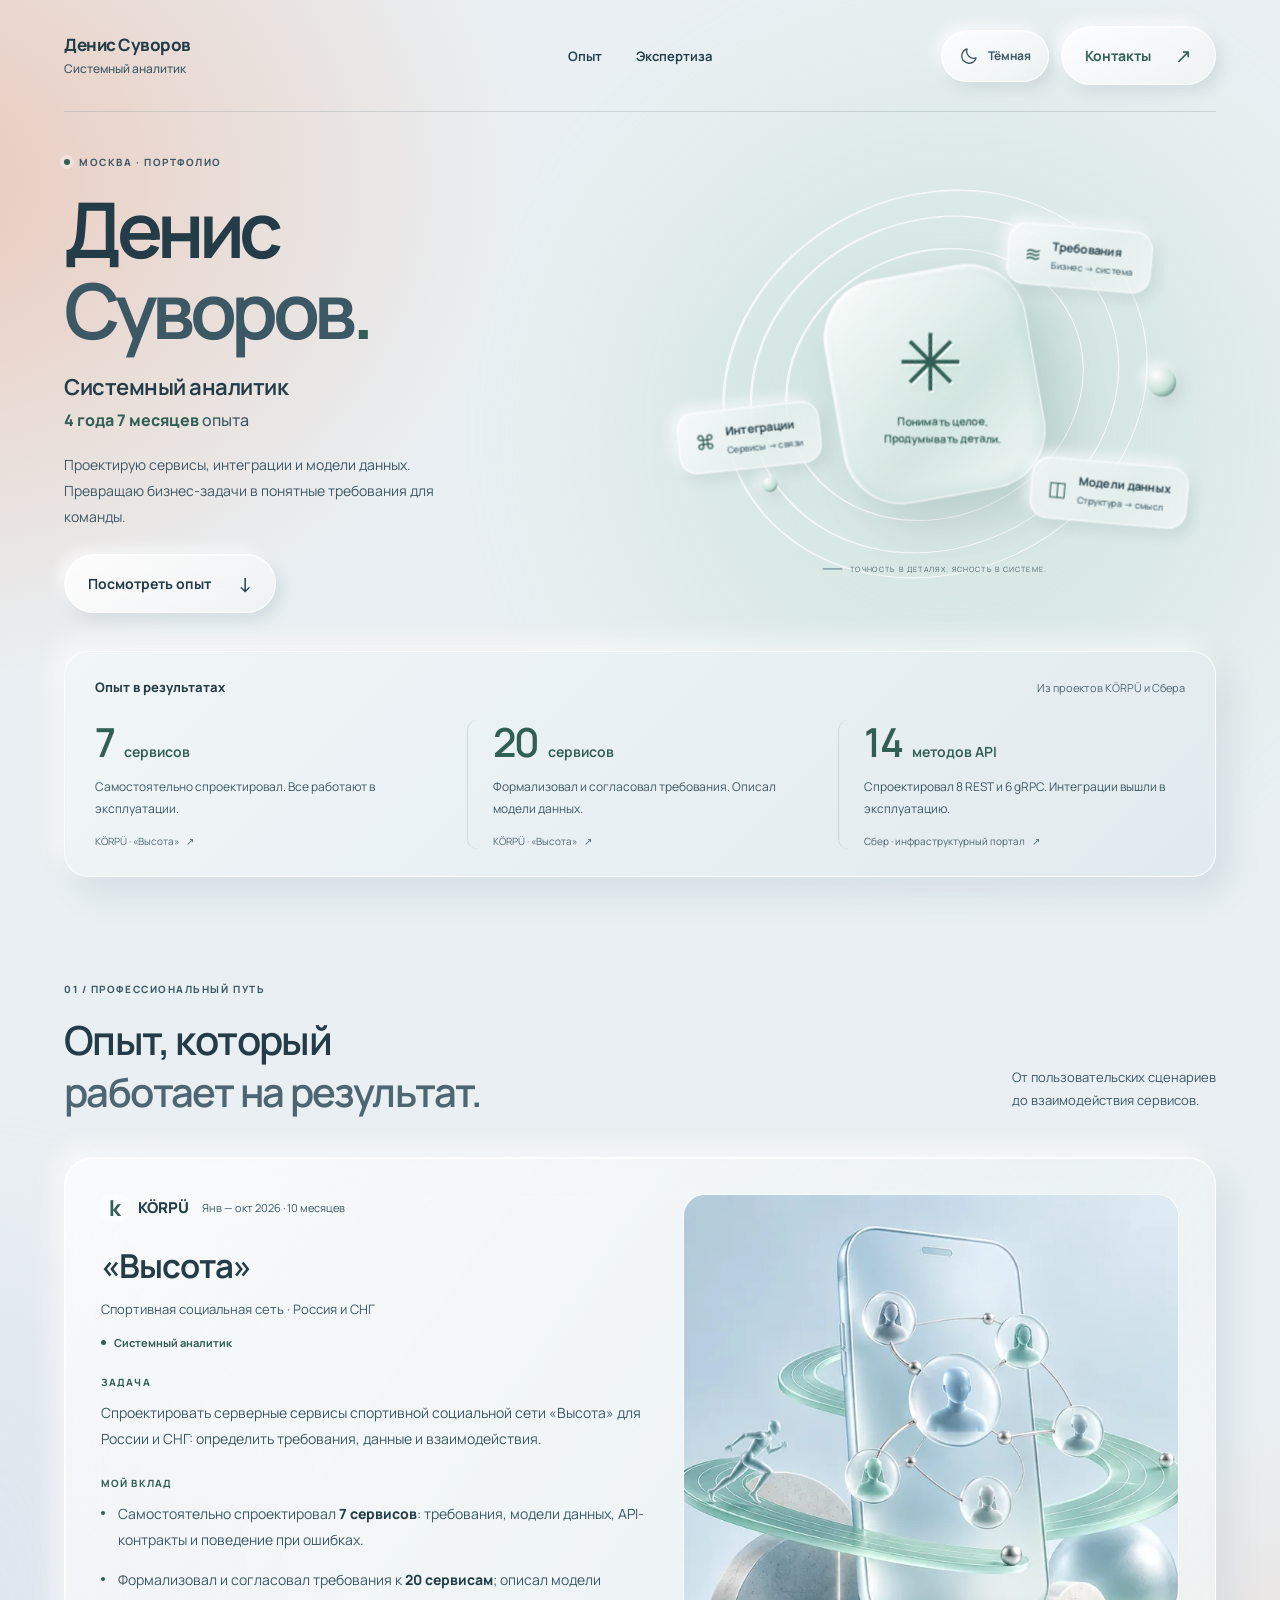
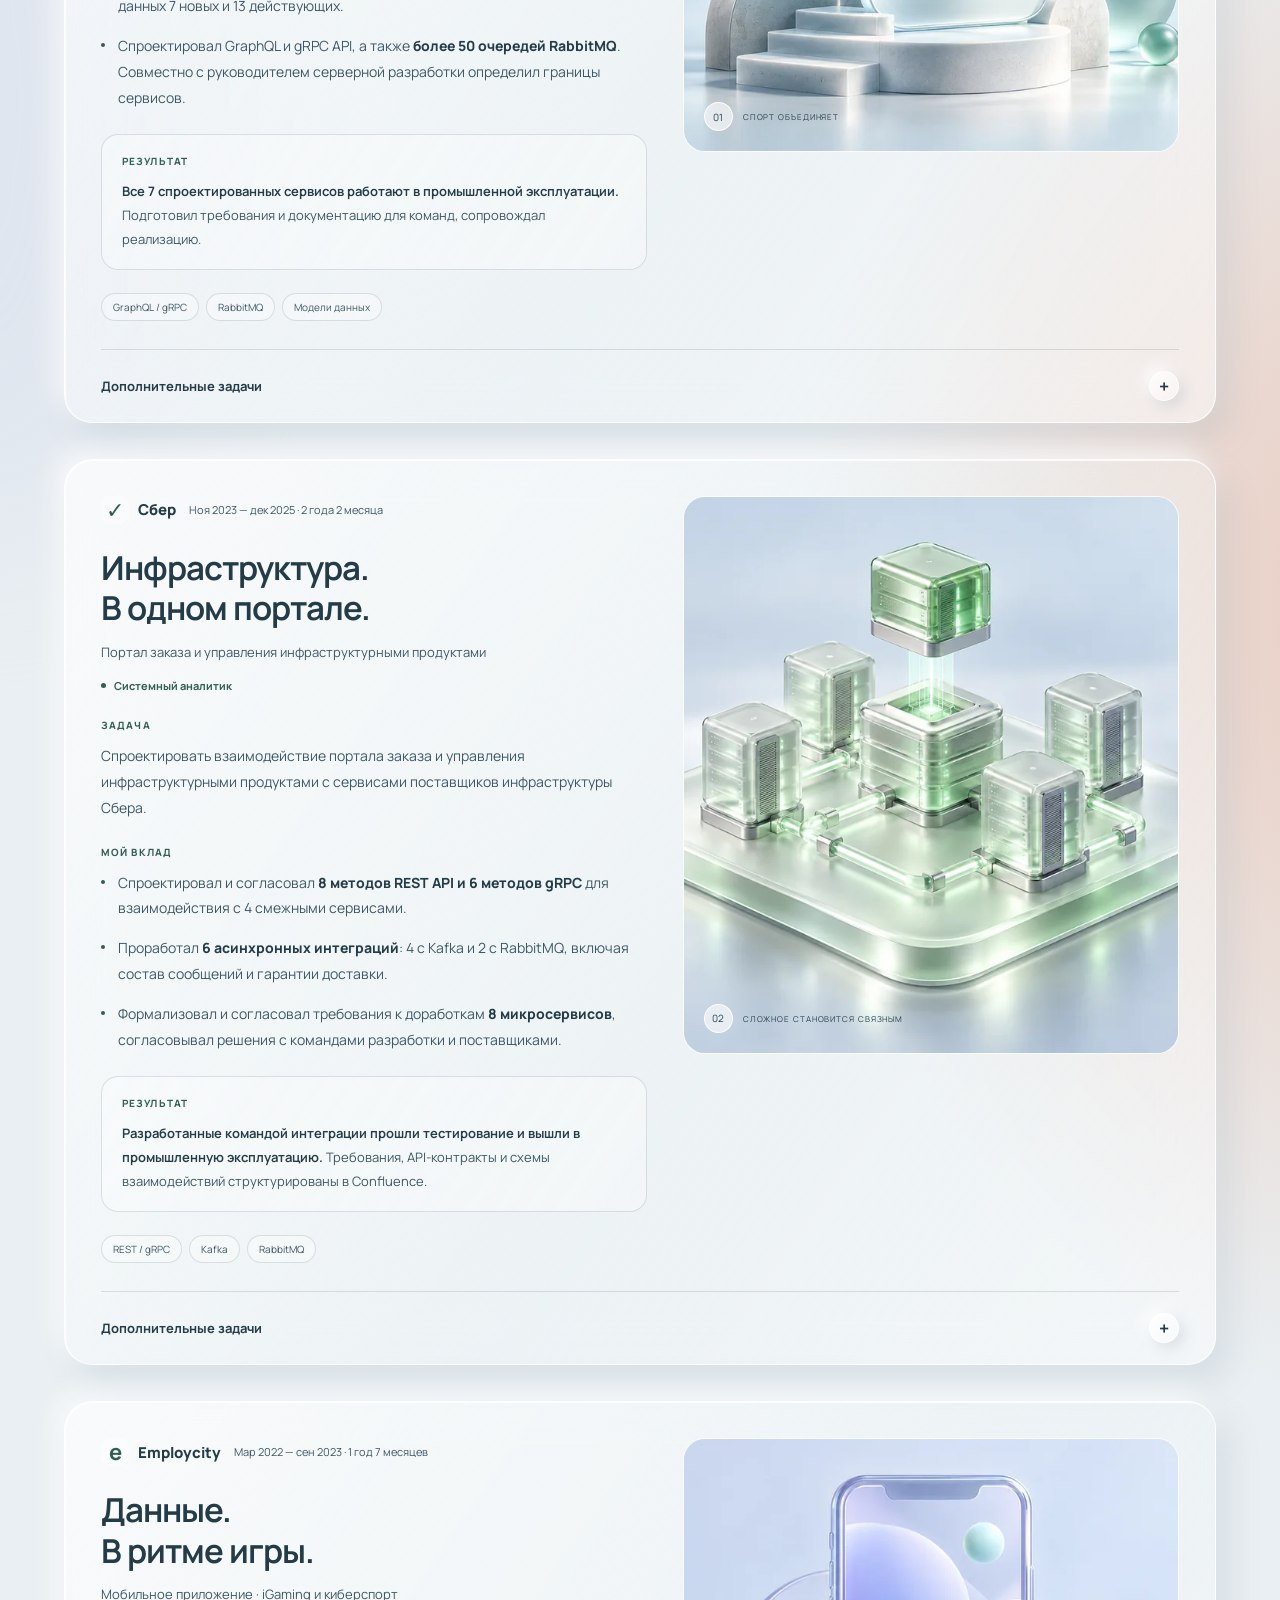
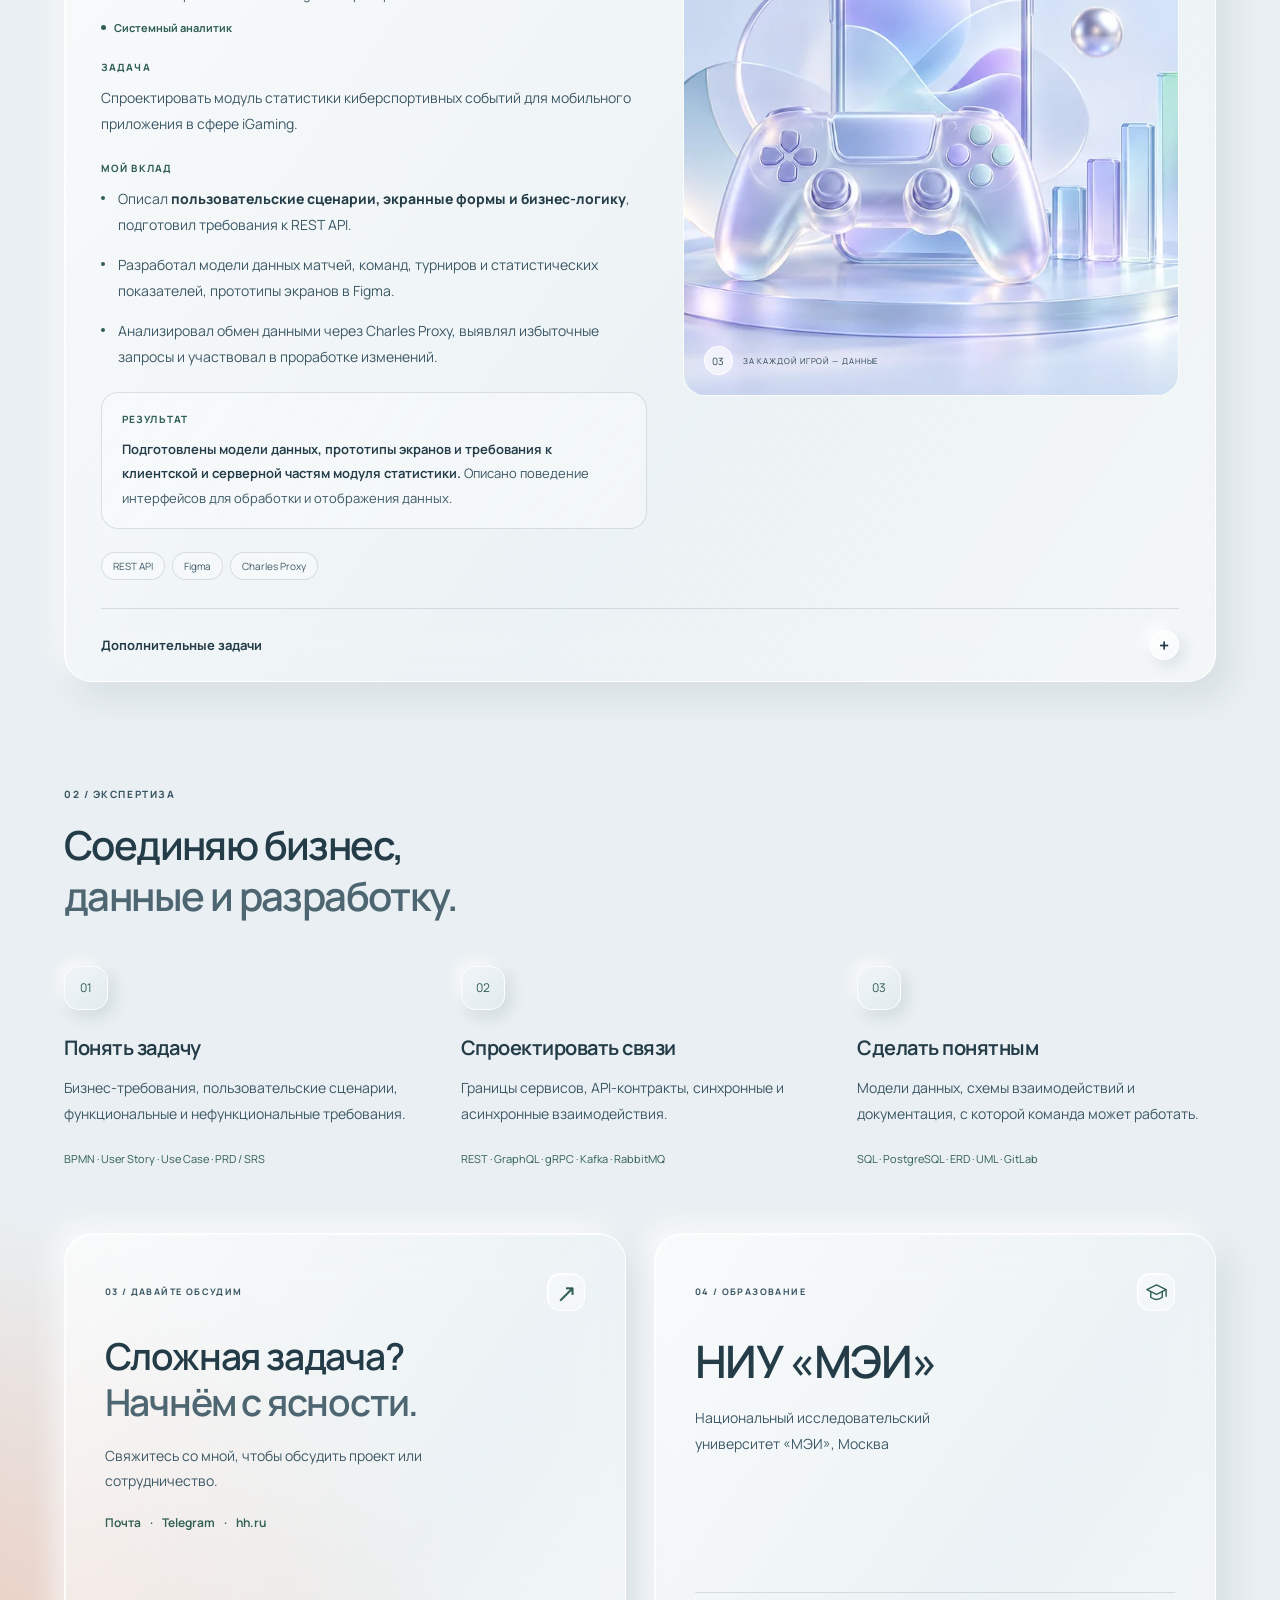
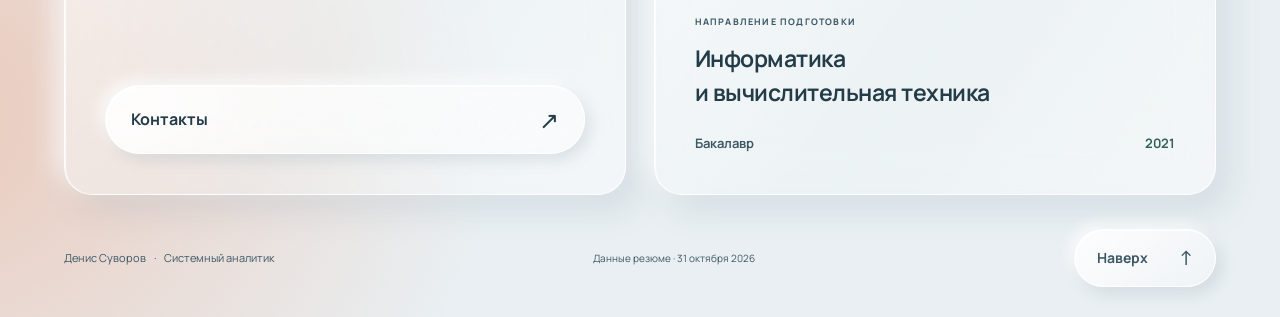
<file: index.html>
<!doctype html>
<html lang="ru">
<head>
<meta charset="UTF-8"><meta name="viewport" content="width=device-width, initial-scale=1">
<meta name="theme-color" content="#e9eff2"><meta name="description" content="Денис Суворов — системный аналитик. 4 года 7 месяцев опыта: спортивная социальная сеть, инфраструктурный портал Сбера и мобильное приложение киберспортивной статистики.">
<title>Денис Суворов — системный аналитик</title>
<link rel="icon" href="favicon.svg" type="image/svg+xml">
<script src="theme-init.js"></script>
<link rel="stylesheet" href="styles.css?v=20261108-owner1">
<script src="content.js" defer></script>
<script src="app.js?v=20261108-edge1" defer></script>
<script src="owner-session.js?v=20261108-owner1" defer></script>
</head>
<body class="portfolio-site">
<a class="skip" href="#experience">Перейти к опыту</a>
<div class="ambient ambient-one" aria-hidden="true"></div><div class="ambient ambient-two" aria-hidden="true"></div>
<div class="page">
<header class="header" id="page-top" tabindex="-1">
<div class="brand">Денис Суворов<span class="brand-caption">Системный аналитик</span></div>
<nav aria-label="Основная навигация"><a class="nav-link" href="#experience">Опыт</a><a class="nav-link" href="#expertise">Экспертиза</a></nav>
<div class="header-actions">
<button class="glass-button theme-toggle" type="button" aria-label="Включить тёмную тему" aria-pressed="false" title="Включить тёмную тему">
<svg class="theme-icon icon-moon" width="20" height="20" viewbox="0 0 24 24" fill="none" stroke="currentColor" stroke-width="1.6" aria-hidden="true"><path d="M20.4 14.4A8.7 8.7 0 0 1 9.6 3.6 8.7 8.7 0 1 0 20.4 14.4Z" stroke-linejoin="round"></path></svg>
<svg class="theme-icon icon-sun" width="20" height="20" viewbox="0 0 24 24" fill="none" stroke="currentColor" stroke-width="1.6" aria-hidden="true"><circle cx="12" cy="12" r="4"></circle><path d="M12 2v2m0 16v2M2 12h2m16 0h2M4.9 4.9l1.4 1.4m11.4 11.4 1.4 1.4M4.9 19.1l1.4-1.4M17.7 6.3l1.4-1.4" stroke-linecap="round"></path></svg><span class="theme-label">Тёмная</span></button>
<button class="glass-button contact-open header-contact" type="button">Контакты <span aria-hidden="true">↗</span></button>
</div>
<template id="owner-header-template"><a class="glass-button header-owner-entry" href="admin.html" target="portfolio-site-management">Управление сайтом <span aria-hidden="true">↗</span></a></template>
</header>
<main id="top">
<section class="hero" aria-labelledby="hero-title">
<div class="hero-copy"><div class="eyebrow" data-content="location"><span class="status-dot"></span> МОСКВА · ПОРТФОЛИО</div>
<h1 id="hero-title">Денис<br><span>Суворов</span><span class="name-dot">.</span></h1>
<p class="hero-position" data-content="role">Системный аналитик<span><strong data-content="experience">4 года 7 месяцев</strong> опыта</span></p>
<p class="hero-description" data-content="intro">Проектирую сервисы, интеграции и модели данных. Превращаю бизнес-задачи в понятные требования для команды.</p>
<a class="glass-button hero-button" href="#experience">Посмотреть опыт <span aria-hidden="true">↓</span></a>
</div>
<div class="hero-visual" aria-label="Мой подход: связать требования, данные и взаимодействия сервисов">
<div class="orbit orbit-one"></div><div class="orbit orbit-two"></div><div class="orbit orbit-three"></div>
<div class="glass-core"><span class="core-spark">✳</span><span>Понимать целое.<br>Продумывать детали.</span></div>
<div class="floating floating-top"><span class="mini-icon">≋</span><span>Требования<small>Бизнес → система</small></span></div>
<div class="floating floating-left"><span class="mini-icon">⌘</span><span>Интеграции<small>Сервисы → связи</small></span></div>
<div class="floating floating-bottom"><span class="mini-icon">◫</span><span>Модели данных<small>Структура → смысл</small></span></div>
<span class="glass-bead bead-one"></span><span class="glass-bead bead-two"></span>
<div class="visual-caption"><span></span> ТОЧНОСТЬ В ДЕТАЛЯХ. ЯСНОСТЬ В СИСТЕМЕ.</div>
</div>
</section>
<section class="key-results surface" aria-labelledby="key-results-title">
<div class="results-heading"><h2 id="key-results-title">Опыт в результатах</h2><span>Из проектов KÖRPÜ и Сбера</span></div>
<div class="results-grid">
<a class="key-result" href="#korpu"><strong data-content="result00">7<span>сервисов</span></strong><p data-content="result01">Самостоятельно спроектировал. <br>Все работают в эксплуатации.</p><span class="result-source">KÖRPÜ · «Высота» <span aria-hidden="true">↗</span></span></a>
<a class="key-result" href="#korpu"><strong data-content="result10">20<span>сервисов</span></strong><p data-content="result11">Формализовал и согласовал требования. <br>Описал модели данных.</p><span class="result-source">KÖRPÜ · «Высота» <span aria-hidden="true">↗</span></span></a>
<a class="key-result" href="#sber"><strong data-content="result20">14<span>методов API</span></strong><p data-content="result21">Спроектировал 8 REST и 6 gRPC. <br>Интеграции вышли в эксплуатацию.</p><span class="result-source">Сбер · инфраструктурный портал <span aria-hidden="true">↗</span></span></a>
</div>
</section>
<section id="experience" class="experience" aria-labelledby="experience-title">
<div class="section-heading"><div><div class="eyebrow">01 / ПРОФЕССИОНАЛЬНЫЙ ПУТЬ</div><h2 id="experience-title">Опыт, который<br><span>работает на результат.</span></h2></div><p>От пользовательских сценариев<br>до взаимодействия сервисов.</p></div>
<div class="work-list">
<article class="work-card glass-card" id="korpu">
<div class="work-main"><div class="work-content"><div class="work-meta"><span class="company-tag"><span class="company-symbol korpu-symbol">k</span>KÖRPÜ</span><span class="date" data-content="korpuDate">Янв — окт 2026 · 10 месяцев</span></div>
<h3 data-content="korpuTitle">«Высота»</h3><p class="project-kind" data-content="korpuKind">Спортивная социальная сеть · Россия и СНГ</p><p class="role" data-content="korpuRole">Системный аналитик</p>
<div class="case-story">
<section class="case-step"><h4>Задача</h4><p data-content="korpuStory0">Спроектировать серверные сервисы спортивной социальной сети «Высота» для России и СНГ: определить требования, данные и взаимодействия.</p></section>
<section class="case-step"><h4>Мой вклад</h4><ul class="achievements"><li data-content="korpuStory1">Самостоятельно спроектировал <b>7 сервисов</b>: требования, модели данных, API-контракты и поведение при ошибках.</li><li data-content="korpuStory2">Формализовал и согласовал требования к <b>20 сервисам</b>; описал модели данных 7 новых и 13 действующих.</li><li data-content="korpuStory3">Спроектировал GraphQL и gRPC API, а также <b>более 50 очередей RabbitMQ</b>. Совместно с руководителем серверной разработки определил границы сервисов.</li></ul></section>
<section class="case-step case-outcome"><h4>Результат</h4><p data-content="korpuStory4"><strong>Все 7 спроектированных сервисов работают в промышленной эксплуатации.</strong> Подготовил требования и документацию для команд, сопровождал реализацию.</p></section>
</div>
<div class="tags"><span>GraphQL / gRPC</span><span>RabbitMQ</span><span>Модели данных</span></div></div>
<figure class="work-art art-vysota"><img src="vysota-960.webp" srcset="vysota-480.webp 480w, vysota-960.webp 960w, vysota.webp 1448w" sizes="(max-width: 700px) calc(100vw - 90px), (max-width: 900px) calc(100vw - 134px), (max-width: 1328px) calc(71.43vw - 173px), 776px" alt="Авторская стеклянная композиция: смартфон, беговая дорожка и связи между участниками спортивного сообщества" width="1200" height="900" loading="lazy" decoding="async"><figcaption><span>01</span> СПОРТ ОБЪЕДИНЯЕТ</figcaption></figure></div>
<details class="work-details"><summary>Дополнительные задачи <span aria-hidden="true">+</span></summary><div class="details-grid"><div><h4>Архитектура и взаимодействия</h4><ul><li data-content="korpuDetail0">Совместно с руководителем серверной разработки определил границы сервисов и зоны ответственности.</li><li data-content="korpuDetail1">Восстанавливал описание действующих сервисов по их устройству и поведению.</li><li data-content="korpuDetail2">В проектных решениях применял Outbox — сохранение события вместе с бизнес-изменением для последующей отправки.</li><li data-content="korpuDetail3">Описал аутентификацию и авторизацию: access- и refresh-токены JWT, их срок жизни, передачу и хранение.</li></ul></div><div><h4>Требования и сопровождение</h4><ul><li data-content="korpuDetail4">Подготовил схемы процессов BPMN 2.0, последовательностей взаимодействий UML Sequence и моделей данных ERD.</li><li data-content="korpuDetail5">Подготовил требования к продукту (PRD), спецификации требований к системе (SRS) и задания для разработки, дизайна и тестирования.</li><li data-content="korpuDetail6">Вёл документацию в GitLab, формировал бэклог, согласовывал решения и сопровождал реализацию.</li><li data-content="korpuDetail7">Использовал AI-агентов для черновиков моделей, документации, проверки требований, прототипов и анализа backend-сервисов; SQL — для поиска данных каталога.</li></ul></div></div></details>
</article>
<article class="work-card glass-card" id="sber">
<div class="work-main"><div class="work-content"><div class="work-meta"><span class="company-tag"><span class="company-symbol sber-symbol">✓</span>Сбер</span><span class="date" data-content="sberDate">Ноя 2023 — дек 2025 · 2 года 2 месяца</span></div>
<h3 data-content="sberTitle">Инфраструктура.<br>В одном портале.</h3><p class="project-kind" data-content="sberKind">Портал заказа и управления инфраструктурными продуктами</p><p class="role" data-content="sberRole">Системный аналитик</p>
<div class="case-story">
<section class="case-step"><h4>Задача</h4><p data-content="sberStory0">Спроектировать взаимодействие портала заказа и управления инфраструктурными продуктами с сервисами поставщиков инфраструктуры Сбера.</p></section>
<section class="case-step"><h4>Мой вклад</h4><ul class="achievements"><li data-content="sberStory1">Спроектировал и согласовал <b>8 методов REST API и 6 методов gRPC</b> для взаимодействия с 4 смежными сервисами.</li><li data-content="sberStory2">Проработал <b>6 асинхронных интеграций</b>: 4 с Kafka и 2 с RabbitMQ, включая состав сообщений и гарантии доставки.</li><li data-content="sberStory3">Формализовал и согласовал требования к доработкам <b>8 микросервисов</b>, согласовывал решения с командами разработки и поставщиками.</li></ul></section>
<section class="case-step case-outcome"><h4>Результат</h4><p data-content="sberStory4"><strong>Разработанные командой интеграции прошли тестирование и вышли в промышленную эксплуатацию.</strong> Требования, API-контракты и схемы взаимодействий структурированы в Confluence.</p></section>
</div>
<div class="tags"><span>REST / gRPC</span><span>Kafka</span><span>RabbitMQ</span></div></div>
<figure class="work-art art-sber"><img src="sber-960.webp" srcset="sber-480.webp 480w, sber-960.webp 960w, sber.webp 1448w" sizes="(max-width: 700px) calc(100vw - 90px), (max-width: 900px) calc(100vw - 134px), (max-width: 1328px) calc(71.43vw - 173px), 776px" alt="Авторская стеклянная композиция: серверные башни и связанные инфраструктурные модули" width="1200" height="900" loading="lazy" decoding="async"><figcaption><span>02</span> СЛОЖНОЕ СТАНОВИТСЯ СВЯЗНЫМ</figcaption></figure></div>
<details class="work-details"><summary>Дополнительные задачи <span aria-hidden="true">+</span></summary><div class="details-grid"><div><h4>Надёжное взаимодействие</h4><ul><li data-content="sberDetail0">Описывал API-контракты и взаимодействия портала с сервисами поставщиков инфраструктуры.</li><li data-content="sberDetail1">Для обмена событиями описывал Outbox, состав сообщений, устранение повторов, гарантии доставки, очередь необработанных сообщений (DLQ) и потребителей событий.</li><li data-content="sberDetail2">Согласовывал технические решения с командами разработки и поставщиками инфраструктурных сервисов.</li></ul></div><div><h4>Единая картина для команды</h4><ul><li data-content="sberDetail3">Подготовил 4 сквозные модели бизнес-процессов BPMN 2.0 и более 8 UML Sequence-диаграмм взаимодействий сервисов.</li><li data-content="sberDetail4">Структурировал и актуализировал требования, контракты и схемы в Confluence.</li><li data-content="sberDetail5">Анализировал инфраструктурные продукты с помощью SQL, чтобы определить их готовность к переносу в новую систему.</li></ul></div></div></details>
</article>
<article class="work-card glass-card" id="employcity">
<div class="work-main"><div class="work-content"><div class="work-meta"><span class="company-tag"><span class="company-symbol employ-symbol">e</span>Employcity</span><span class="date" data-content="employcityDate">Мар 2022 — сен 2023 · 1 год 7 месяцев</span></div>
<h3 data-content="employcityTitle">Данные.<br>В ритме игры.</h3><p class="project-kind" data-content="employcityKind">Мобильное приложение · iGaming и киберспорт</p><p class="role" data-content="employcityRole">Системный аналитик</p>
<div class="case-story">
<section class="case-step"><h4>Задача</h4><p data-content="employcityStory0">Спроектировать модуль статистики киберспортивных событий для мобильного приложения в сфере iGaming.</p></section>
<section class="case-step"><h4>Мой вклад</h4><ul class="achievements"><li data-content="employcityStory1">Описал <b>пользовательские сценарии, экранные формы и бизнес-логику</b>, подготовил требования к REST API.</li><li data-content="employcityStory2">Разработал модели данных матчей, команд, турниров и статистических показателей, прототипы экранов в Figma.</li><li data-content="employcityStory3">Анализировал обмен данными через Charles Proxy, выявлял избыточные запросы и участвовал в проработке изменений.</li></ul></section>
<section class="case-step case-outcome"><h4>Результат</h4><p data-content="employcityStory4"><strong>Подготовлены модели данных, прототипы экранов и требования к клиентской и серверной частям модуля статистики.</strong> Описано поведение интерфейсов для обработки и отображения данных.</p></section>
</div>
<div class="tags"><span>REST API</span><span>Figma</span><span>Charles Proxy</span></div></div>
<figure class="work-art art-employ"><img src="employcity-960.webp" srcset="employcity-480.webp 480w, employcity-960.webp 960w, employcity.webp 1448w" sizes="(max-width: 700px) calc(100vw - 90px), (max-width: 900px) calc(100vw - 134px), (max-width: 1328px) calc(71.43vw - 173px), 776px" alt="Авторская стеклянная композиция: игровой контроллер, смартфон и столбцы спортивной статистики" width="1200" height="900" loading="lazy" decoding="async"><figcaption><span>03</span> ЗА КАЖДОЙ ИГРОЙ — ДАННЫЕ</figcaption></figure></div>
<details class="work-details"><summary>Дополнительные задачи <span aria-hidden="true">+</span></summary><div class="details-grid"><div><h4>Сценарии и данные</h4><p data-content="employcityDetail0">Проработал обработку и отображение статистики в приложении. Формализовал требования к клиентской и серверной частям, связав интерфейсы с бизнес-логикой и моделями данных.</p></div><div><h4>Анализ поведения приложения</h4><p data-content="employcityDetail1">С помощью Charles Proxy анализировал обмен данными между приложением и сервером, выявлял избыточные сетевые запросы. Участвовал в проработке изменений и проверке соответствия сценариев требованиям.</p></div></div></details>
</article>
</div></section>
<section id="expertise" class="expertise" aria-labelledby="expertise-title"><div class="section-heading"><div><div class="eyebrow">02 / ЭКСПЕРТИЗА</div><h2 id="expertise-title">Соединяю бизнес,<br><span>данные и разработку.</span></h2></div></div>
<div class="expertise-grid"><div class="expertise-item"><span class="expertise-number">01</span><h3 data-content="expertise0h">Понять задачу</h3><p data-content="expertise0p">Бизнес-требования, пользовательские сценарии, функциональные и нефункциональные требования.</p><span class="tool-line" data-content="expertise0s">BPMN · User Story · Use Case · PRD / SRS</span></div><div class="expertise-item"><span class="expertise-number">02</span><h3 data-content="expertise1h">Спроектировать связи</h3><p data-content="expertise1p">Границы сервисов, API-контракты, синхронные и асинхронные взаимодействия.</p><span class="tool-line" data-content="expertise1s">REST · GraphQL · gRPC · Kafka · RabbitMQ</span></div><div class="expertise-item"><span class="expertise-number">03</span><h3 data-content="expertise2h">Сделать понятным</h3><p data-content="expertise2p">Модели данных, схемы взаимодействий и документация, с которой команда может работать.</p><span class="tool-line" data-content="expertise2s">SQL · PostgreSQL · ERD · UML · GitLab</span></div></div>

</section>
<div class="closing-grid">
<section class="contact-section glass-card closing-card" aria-labelledby="contact-card-title">
<div class="closing-card-heading"><div class="eyebrow">03 / ДАВАЙТЕ ОБСУДИМ</div><span class="card-emblem" aria-hidden="true">↗</span></div>
<div class="closing-card-body"><h2 id="contact-card-title" data-content="contactTitle">Сложная задача?<br><span>Начнём с ясности.</span></h2><p data-content="contactDescription">Свяжитесь со мной, чтобы обсудить проект или сотрудничество.</p><p class="contact-channels">Почта <span aria-hidden="true">·</span> Telegram <span aria-hidden="true">·</span> hh.ru</p></div>
<button class="glass-button contact-open contact-cta" type="button">Контакты <span aria-hidden="true">↗</span></button>
</section>
<section class="education-card glass-card closing-card" aria-labelledby="education-card-title">
<div class="closing-card-heading"><div class="eyebrow">04 / ОБРАЗОВАНИЕ</div><span class="card-emblem" aria-hidden="true"><svg width="23" height="23" viewbox="0 0 24 24" fill="none" stroke="currentColor" stroke-width="1.5" stroke-linecap="round" stroke-linejoin="round"><path d="m2 9 10-5 10 5-10 5L2 9Z"></path><path d="M6 11v6c4 3 8 3 12 0v-6M22 9v7"></path></svg></span></div>
<div class="closing-card-body"><h2 id="education-card-title" data-content="educationTitle">НИУ «МЭИ»</h2><p class="university-name" data-content="university">Национальный исследовательский <br>университет «МЭИ», Москва</p></div>
<div class="education-program"><span class="eyebrow">НАПРАВЛЕНИЕ ПОДГОТОВКИ</span><h3 data-content="program">Информатика<br>и вычислительная техника</h3><div class="education-meta"><span data-content="degree">Бакалавр</span><span data-content="graduation">2021</span></div></div>
</section>
</div>
</main>
<footer><span>Денис Суворов <span class="footer-dot">·</span> Системный аналитик</span><span data-content="updated">Данные резюме · 31 октября 2026</span><a class="glass-button back-to-top footer-top" href="#page-top">Наверх <span aria-hidden="true">↑</span></a></footer>
</div>
<a class="glass-button back-to-top floating-top-button" href="#page-top" aria-label="Наверх страницы" hidden>Наверх <span aria-hidden="true">↑</span></a>
<dialog id="contact-dialog" aria-labelledby="dialog-title" aria-describedby="dialog-description"><div class="dialog-inner">
<button class="close-button" type="button" aria-label="Закрыть контакты">×</button>
<div class="eyebrow">НА СВЯЗИ</div><h2 id="dialog-title">Денис Суворов</h2>
<p class="dialog-subtitle" id="dialog-description">Выберите удобный способ связаться со мной.</p>
<a class="contact-row" href="mailto:magicianprofound@gmail.com" data-content="email"><span class="contact-icon" aria-hidden="true">@</span><span class="contact-text"><small>ЭЛЕКТРОННАЯ ПОЧТА</small><strong>magicianprofound@gmail.com</strong></span><span class="contact-arrow" aria-hidden="true">↗</span></a>
<a class="contact-row" href="https://t.me/dreamshrouded" target="_blank" rel="noopener noreferrer" data-content="telegram"><svg class="contact-icon" width="24" height="24" viewbox="0 0 24 24" fill="none" stroke="currentColor" stroke-width="1.5" aria-hidden="true"><path d="m3 10 18-7-4 18-6-7-8-4Z" stroke-linejoin="round"></path><path d="m11 14 10-11M11 14l-1 6 4-3" stroke-linecap="round" stroke-linejoin="round"></path></svg><span class="contact-text"><small>TELEGRAM</small><strong>@dreamshrouded</strong></span><span class="contact-arrow" aria-hidden="true">↗</span><span class="sr-only"> (откроется в новой вкладке)</span></a>
<a class="contact-row" href="https://hh.ru/resume/027061e5ff114b42570039ed1f587a52645744" target="_blank" rel="noopener noreferrer" data-content="hh"><span class="contact-icon hh-icon" aria-hidden="true">hh</span><span class="contact-text"><small>РЕЗЮМЕ НА HH.RU</small><strong>Профиль и полный опыт</strong></span><span class="contact-arrow" aria-hidden="true">↗</span><span class="sr-only"> (откроется в новой вкладке)</span></a>
<p class="dialog-note">Telegram и hh.ru откроются в новой вкладке.</p>
</div></dialog>
<p class="sr-only" id="theme-status" role="status" aria-live="polite"></p>
</body></html>
</file>
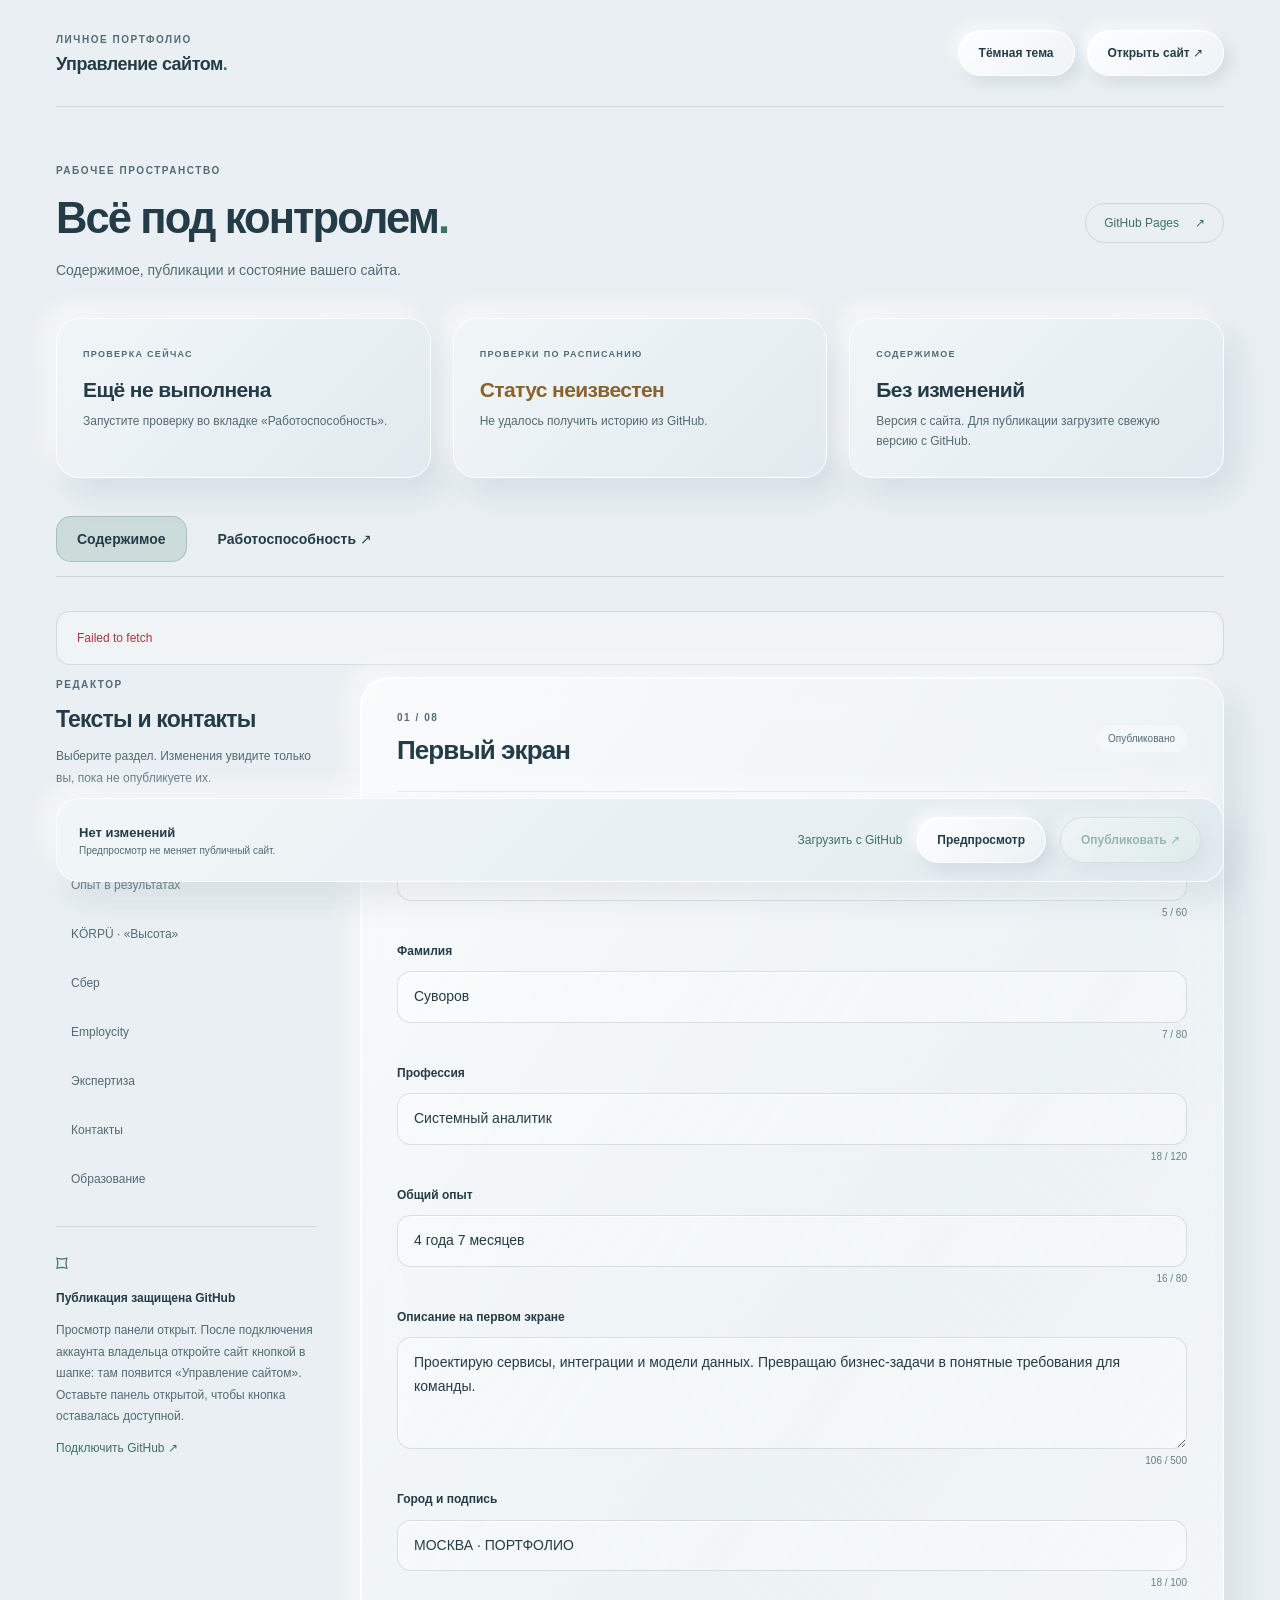
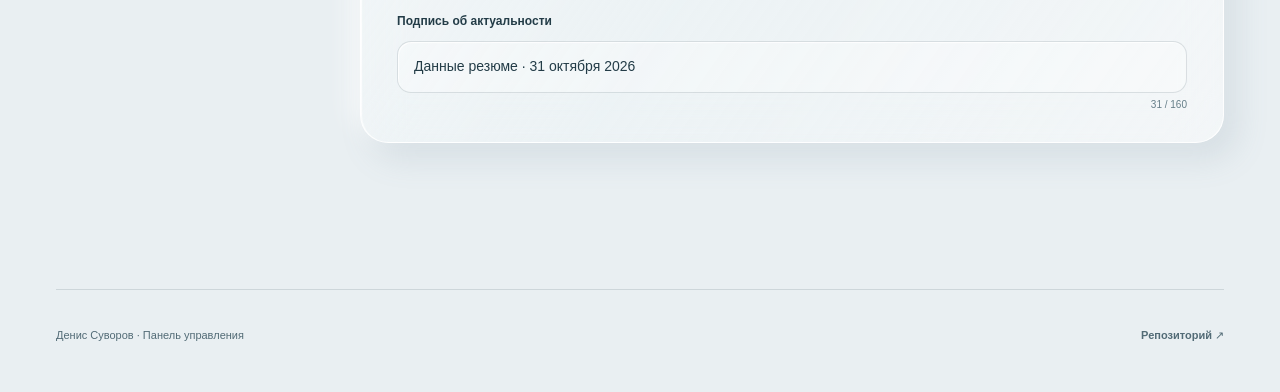
<file: admin.html>
<!doctype html>
<html lang="ru"><head>
<meta charset="utf-8"><meta name="viewport" content="width=device-width,initial-scale=1"><meta name="robots" content="noindex,nofollow"><meta name="referrer" content="no-referrer"><meta name="theme-color" content="#e9eff2">
<meta http-equiv="Content-Security-Policy" content="default-src 'self'; script-src 'self'; style-src 'self' https://fonts.googleapis.com; font-src https://fonts.gstatic.com; img-src 'self' data:; connect-src 'self' https://api.github.com; frame-src 'self'; object-src 'none'; base-uri 'none'; form-action 'none'">
<title>Управление сайтом — Денис Суворов</title><link rel="icon" href="favicon.svg"><script src="theme-init.js"></script><link rel="stylesheet" href="styles.css"><link rel="stylesheet" href="admin.css"><script src="content.js" defer></script><script src="owner-session.js?v=20261108-owner1" defer></script><script src="admin.js?v=20261108-owner1" defer></script>
</head><body>
<div class="admin-shell">
<header class="admin-header"><a class="admin-brand" href="./"><span class="eyebrow">ЛИЧНОЕ ПОРТФОЛИО</span><strong>Управление сайтом<span>.</span></strong></a><div class="admin-header-actions"><button class="glass-button" id="admin-theme" type="button" aria-label="Переключить тему">Тёмная тема</button><a class="glass-button" href="./" target="portfolio-public-site">Открыть сайт ↗</a></div></header>
<main>
<div class="admin-intro"><div><span class="eyebrow">РАБОЧЕЕ ПРОСТРАНСТВО</span><h1>Всё под контролем<span>.</span></h1><p>Содержимое, публикации и состояние вашего сайта.</p></div><span class="owner-chip">GitHub Pages <span aria-hidden="true">↗</span></span></div>
<div class="admin-stats"><section class="surface stat"><span class="stat-label">ПРОВЕРКА СЕЙЧАС</span><strong id="live-status">Ещё не выполнена</strong><p id="live-description">Запустите проверку во вкладке «Работоспособность».</p></section><section class="surface stat"><span class="stat-label">ПРОВЕРКИ ПО РАСПИСАНИЮ</span><strong id="monitor-status">Загружаем…</strong><p id="monitor-description">Получаем последний результат из GitHub.</p></section><section class="surface stat"><span class="stat-label">СОДЕРЖИМОЕ</span><strong id="draft-status">Загружаем…</strong><p id="draft-description">Опубликованные тексты сохраняются на GitHub.</p></section></div>
<nav class="admin-tabs" aria-label="Разделы управления"><button id="editor-tab" type="button" aria-pressed="true" data-view="editor">Содержимое</button><button id="health-tab" type="button" aria-pressed="false" data-view="health">Работоспособность <span aria-hidden="true">↗</span></button></nav>
<p id="admin-message" role="status" aria-live="polite" hidden></p>
<section id="editor-view" aria-labelledby="editor-title">
<div class="editor-layout"><aside class="editor-aside"><div><span class="eyebrow">РЕДАКТОР</span><h2 id="editor-title">Тексты и контакты</h2><p>Выберите раздел. Изменения увидите только вы, пока не опубликуете их.</p><nav id="section-links" aria-label="Разделы содержимого"></nav></div><div class="access-note"><span class="access-icon" aria-hidden="true">⌑</span><strong id="connection-status">Публикация защищена GitHub</strong><p>Просмотр панели открыт. После подключения аккаунта владельца откройте сайт кнопкой в шапке: там появится «Управление сайтом». Оставьте панель открытой, чтобы кнопка оставалась доступной.</p><button class="text-button" id="open-connect" type="button">Подключить GitHub ↗</button><button class="text-button" id="disconnect" type="button" hidden>Отключиться</button></div></aside>
<form id="content-form" class="glass-card editor-card" novalidate><div class="editor-card-heading"><div><span class="eyebrow" id="group-number">01 / 08</span><h2 id="group-title">Первый экран</h2></div><span class="draft-pill" id="draft-pill">Опубликовано</span></div><div id="content-fields"></div></form></div>
<div class="editor-toolbar surface"><div><strong id="change-count">Нет изменений</strong><span>Предпросмотр не меняет публичный сайт.</span></div><div class="toolbar-actions"><button class="text-button" id="reload-content" type="button">Загрузить с GitHub</button><button class="glass-button" id="preview-button" type="button" disabled>Предпросмотр</button><button class="glass-button primary-button" id="publish-button" type="button" disabled>Опубликовать ↗</button></div></div>
</section>
<section id="health-view" aria-labelledby="health-title" hidden><div class="health-heading"><div><span class="eyebrow">ДОСТУПНОСТЬ И РЕСУРСЫ</span><h2 id="health-title">Работоспособность</h2><p>Проверка по расписанию работает, даже когда панель закрыта.</p></div><button class="glass-button primary-button" id="check-now" type="button">Проверить сейчас ↗</button></div><div class="health-columns"><section class="glass-card health-card"><div class="card-title"><h3>Текущая проверка</h3><span class="small-note" id="check-time">Не запускалась</span></div><ul class="check-list" id="checks"><li class="empty-state">Проверим ответ сайта и загрузку его основных файлов.</li></ul></section><section class="glass-card health-card"><div class="card-title"><h3>История проверок</h3><button class="text-button" id="refresh-history" type="button">Обновить</button></div><p class="small-note">Примерно каждые 30 минут. Время запуска зависит от GitHub.</p><ul id="history" class="history-list"><li class="empty-state">Загружаем историю…</li></ul><a class="text-button" href="https://github.com/dreamshrouded/denis-suvorov-portfolio/actions/workflows/site-health.yml" target="_blank" rel="noopener noreferrer">Все результаты в GitHub ↗</a></section></div><div class="surface monitor-note"><strong>Что именно отслеживается</strong><p>Ответ страницы, обязательные разделы, файл содержимого, стили, сценарии и изображения. Ошибка отмечается в GitHub Actions; уведомления приходят согласно вашим настройкам GitHub. Проверки не оценивают внешний вид и не подтверждают доставку сообщений через почту или Telegram.</p><p>Если свежего результата нет более 90 минут, панель покажет, что мониторинг требует внимания. GitHub может задерживать запуск; в неактивных публичных репозиториях расписание отключается через 60 дней.</p><a class="text-button" href="https://github.com/settings/notifications" target="_blank" rel="noopener noreferrer">Настройки уведомлений GitHub ↗</a></div></section>
</main><footer class="admin-footer"><span>Денис Суворов · Панель управления</span><a href="https://github.com/dreamshrouded/denis-suvorov-portfolio" target="_blank" rel="noopener noreferrer">Репозиторий ↗</a></footer></div>
<dialog id="connect-dialog" aria-labelledby="connect-title"><div class="admin-dialog"><button class="dialog-close" data-close="connect-dialog" type="button" aria-label="Закрыть подключение">×</button><span class="eyebrow">ДОСТУП ВЛАДЕЛЬЦА</span><h2 id="connect-title">Подключить GitHub</h2><p>Для публикации нужен ключ доступа только к репозиторию <strong>dreamshrouded/denis-suvorov-portfolio</strong> с разрешением <strong>Contents: Read and write</strong>.</p><p>Подключение проверяется для аккаунта владельца dreamshrouded. После входа нажмите «Открыть сайт» и оставьте эту панель открытой — кнопка управления будет видна в шапке только в вашем браузере.</p><p>Создайте fine-grained token в GitHub, выберите этот репозиторий и короткий срок действия. Панель отправляет ключ только в GitHub API и хранит его в памяти вкладки до отключения или перезагрузки.</p><a class="text-button" href="https://github.com/settings/personal-access-tokens/new" target="_blank" rel="noopener noreferrer">Создать ключ в GitHub ↗</a><form id="connect-form"><label for="github-token">Ключ доступа GitHub</label><input id="github-token" type="password" autocomplete="off" spellcheck="false" placeholder="github_pat_…" required><button class="glass-button primary-button" type="submit">Подключить</button><p id="connect-message" role="status" aria-live="polite"></p></form></div></dialog>
<dialog id="preview-dialog" class="preview-dialog" aria-labelledby="preview-title"><div class="preview-bar"><div><strong id="preview-title">Предпросмотр</strong><span>Публичный сайт не изменён</span></div><button class="glass-button" type="button" data-close="preview-dialog">Закрыть ×</button></div><iframe id="preview-frame" title="Предпросмотр изменений сайта" sandbox="allow-scripts" referrerpolicy="no-referrer"></iframe></dialog>
<dialog id="publish-dialog" aria-labelledby="publish-title"><div class="admin-dialog"><button class="dialog-close" data-close="publish-dialog" type="button" aria-label="Закрыть публикацию">×</button><span class="eyebrow">ПУБЛИКАЦИЯ</span><h2 id="publish-title">Опубликовать изменения?</h2><p>Тексты сохранятся в репозитории. После успешной сборки GitHub Pages они будут видны всем посетителям.</p><ul class="publish-changes" id="publish-changes"></ul><button class="glass-button primary-button" id="confirm-publish" type="button">Опубликовать</button><p id="publish-message" role="status" aria-live="polite"></p></div></dialog>
<noscript><p class="no-script">Для панели управления нужен JavaScript. <a href="./">Открыть сайт</a>.</p></noscript>
</body></html>
</file>
<file: styles.css>
@import url('https://fonts.googleapis.com/css2?family=Manrope:wght@400;500;550;600;650;700;750;800&display=swap');
:root {
  --bg:#e9eff2; --ink:#233c47; --muted:#526b76; --subtle:#657e88; --accent:#3e7265;
  --line:rgba(65,92,103,.17); --edge:rgba(255,255,255,.88); --highlight:#fff;
  --glass:linear-gradient(125deg,rgba(255,255,255,.72),rgba(244,251,252,.3) 60%,rgba(255,255,255,.48));
  --surface:linear-gradient(135deg,#f1f6f8,#e1eaee); --button:linear-gradient(140deg,rgba(255,255,255,.9),rgba(255,255,255,.28));
  --button-hover:linear-gradient(135deg,#fff,rgba(216,237,229,.8));
  --nav-hover:rgba(85,143,125,.2); --nav-hover-border:rgba(55,110,92,.25);
  --shadow:12px 15px 32px rgba(111,137,152,.17),-9px -9px 26px rgba(255,255,255,.75);
  --button-shadow:5px 6px 15px rgba(111,137,152,.2),-5px -5px 14px rgba(255,255,255,.8);
  --inset:inset 1px 1px 1px rgba(255,255,255,.8); --inset-bg:rgba(255,255,255,.32);
  --peach-glow:rgba(235,170,141,.56); --mint-glow:#c6e0d6; --blue-glow:#d6ddec; --core-fill:linear-gradient(140deg,rgba(255,255,255,.85),rgba(218,238,232,.15) 60%,rgba(255,255,255,.65));
  --core-shadow:20px 28px 55px rgba(77,114,121,.2),inset 2px 2px 4px #fff,inset -4px -5px 14px rgba(167,206,197,.36);
  --dialog:linear-gradient(125deg,#f5fafc,#e0efea); --backdrop:rgba(33,53,64,.36);
  font-family:'Manrope',-apple-system,BlinkMacSystemFont,'Segoe UI',sans-serif; font-synthesis:none;
  color:var(--ink); background:var(--bg); color-scheme:light; scroll-behavior:smooth; scroll-padding-top:32px;
}
:root[data-theme="dark"] {
  --bg:#141e25; --ink:#e5efef; --muted:#b4c7cd; --subtle:#9fb7c0; --accent:#9cd7c2;
  --line:rgba(180,211,219,.16); --edge:rgba(208,236,235,.16); --highlight:rgba(215,247,239,.14);
  --glass:linear-gradient(125deg,rgba(62,83,94,.58),rgba(30,49,58,.38) 60%,rgba(42,65,70,.48));
  --surface:linear-gradient(135deg,#25343d,#1a2831); --button:linear-gradient(140deg,rgba(99,133,143,.26),rgba(52,84,91,.22));
  --button-hover:linear-gradient(135deg,rgba(122,175,165,.35),rgba(58,106,97,.3));
  --nav-hover:rgba(153,222,199,.2); --nav-hover-border:rgba(172,233,214,.3);
  --shadow:12px 15px 32px rgba(4,10,16,.44),-7px -7px 24px rgba(89,123,135,.08);
  --button-shadow:5px 6px 15px rgba(0,8,14,.34),-4px -4px 12px rgba(114,150,160,.07);
  --inset:inset 1px 1px 1px rgba(208,236,235,.1); --inset-bg:rgba(158,203,207,.06);
  --peach-glow:rgba(170,93,80,.31); --mint-glow:#315e54; --blue-glow:#294658; --core-fill:linear-gradient(140deg,rgba(107,153,149,.22),rgba(27,56,59,.2) 60%,rgba(98,146,139,.22));
  --core-shadow:20px 28px 55px rgba(0,12,17,.5),inset 2px 2px 3px rgba(200,245,229,.13),inset -4px -5px 14px rgba(107,176,150,.1);
  --dialog:linear-gradient(125deg,#293e48,#1d3337); --backdrop:rgba(3,12,18,.65);
  color-scheme:dark;
}
*{box-sizing:border-box}body{margin:0;position:relative;overflow-x:clip}a{color:inherit;text-decoration:none}button{font:inherit;color:inherit;border:0}button,a,summary{-webkit-tap-highlight-color:transparent;touch-action:manipulation}a,button,summary{cursor:pointer}button:focus-visible,a:focus-visible,summary:focus-visible{outline:3px solid var(--accent);outline-offset:5px}::selection{background:var(--accent);color:var(--bg)}.page{max-width:1328px;padding:0 64px;margin:auto;position:relative}.sr-only{position:absolute;width:1px;height:1px;padding:0;margin:-1px;overflow:hidden;clip:rect(0,0,0,0);white-space:nowrap;border:0}.skip{position:fixed;top:-100px;left:20px;padding:15px;background:var(--bg);z-index:20}.skip:focus{top:20px}.ambient{position:absolute;pointer-events:none;z-index:-1;border-radius:50%;filter:blur(90px);opacity:.48}.ambient-one{width:min(660px,100%);height:660px;background:var(--mint-glow);top:100px;right:0}.ambient-two{width:450px;height:900px;background:var(--blue-glow);left:-240px;top:1250px}
.header{min-height:112px;display:grid;grid-template-columns:1fr auto 1fr;align-items:center;gap:32px;border-bottom:1px solid var(--line)}.brand{font-size:17px;font-weight:750;line-height:1.4;letter-spacing:-.5px}.brand-caption{display:block;font-size:12px;letter-spacing:0;color:var(--muted);font-weight:500;margin-top:4px}.header nav{display:flex;gap:8px;align-items:center;font-size:13px;font-weight:650}.nav-link{padding:12px;min-height:44px;display:inline-flex;align-items:center;border-radius:14px;border:1px solid transparent;color:var(--ink);background-color:transparent;box-shadow:inset 0 1px 0 transparent;transition:background-color .3s cubic-bezier(.22,.61,.36,1),border-color .3s ease,box-shadow .3s ease,transform .3s cubic-bezier(.22,.61,.36,1)}.nav-link:hover,.nav-link:focus-visible{color:var(--ink);background-color:var(--nav-hover);border-color:var(--nav-hover-border);box-shadow:inset 0 1px 0 var(--edge);transform:translateY(-1px)}.nav-link:active{transform:translateY(0)}.header-actions{display:flex;align-items:center;gap:12px;justify-self:end}.glass-button{display:inline-flex;align-items:center;justify-content:space-between;gap:24px;border-radius:99px;padding:15px 23px;font-weight:700;font-size:14px;min-height:52px;background:var(--button);border:1px solid var(--edge);box-shadow:var(--button-shadow),var(--inset);backdrop-filter:blur(20px);transition:transform .2s,box-shadow .2s,background .2s}.glass-button>span:not(.theme-label){font-size:20px;font-weight:500}.glass-button:hover{transform:translateY(-2px);background:var(--button-hover)}.glass-button:active{transform:translateY(0)}.theme-toggle{justify-content:center;gap:9px;padding:14px 17px;min-width:108px;font-size:12px;color:var(--muted)}.theme-icon{flex-shrink:0}.icon-sun{display:none}[data-theme="dark"] .icon-sun{display:block}[data-theme="dark"] .icon-moon{display:none}.header-contact{color:var(--accent)}
.hero{display:grid;grid-template-columns:1fr 1fr;align-items:center;min-height:680px;gap:24px;padding:64px 0 70px}.eyebrow{font-size:10px;font-weight:750;letter-spacing:1.55px;color:var(--muted);display:flex;align-items:center;gap:9px;line-height:1.6}.status-dot{width:6px;height:6px;flex-shrink:0;border-radius:50%;background:var(--accent);box-shadow:0 0 0 4px var(--inset-bg)}h1{font-size:clamp(64px,6.6vw,88px);line-height:1.06;letter-spacing:-5.5px;margin:26px 0 25px;font-weight:650}h1>span:not(.name-dot){color:var(--muted)}.name-dot{color:var(--accent)}.hero-lead{font-size:25px;line-height:1.4;letter-spacing:-.7px;font-weight:600;margin:0 0 18px}.hero-description{font-size:15px;line-height:1.85;max-width:390px;color:var(--muted);margin:0 0 30px}.hero-button{min-width:212px}.hero-visual{height:490px;position:relative;isolation:isolate;display:flex;align-items:center;justify-content:center}.hero-visual:before{content:'';position:absolute;inset:40px -25px;background:radial-gradient(ellipse,var(--mint-glow) 0%,transparent 70%);opacity:.45;z-index:-1}.orbit{position:absolute;border-radius:50%;border:1px solid var(--edge);box-shadow:var(--inset)}.orbit-one{width:365px;height:365px;transform:rotate(-25deg) scaleX(1.15)}.orbit-two{width:420px;height:420px;transform:rotate(-25deg) scaleX(1.15)}.orbit-three{width:295px;height:295px;transform:rotate(-25deg) scaleX(1.15)}.glass-core{width:227px;height:252px;display:flex;align-items:center;justify-content:center;flex-direction:column;gap:16px;transform:rotate(-10deg);border-radius:66px;background:var(--core-fill);border:1px solid var(--edge);box-shadow:var(--core-shadow);backdrop-filter:blur(8px)}.core-spark{font-size:88px;line-height:1;color:var(--accent);font-weight:400;text-shadow:1px 2px 1px var(--highlight),4px 5px 9px var(--mint-glow);transform:rotate(10deg)}.glass-core>span:last-child{text-align:center;font-size:12px;font-weight:650;line-height:1.6;transform:rotate(10deg);color:var(--accent)}.floating{position:absolute;display:flex;align-items:center;gap:12px;padding:15px 19px;border-radius:20px;border:1px solid var(--edge);background:var(--glass);backdrop-filter:blur(18px);box-shadow:var(--button-shadow),var(--inset);font-size:13px;font-weight:700}.floating small{display:block;margin-top:5px;font-size:10px;font-weight:500;color:var(--muted)}.mini-icon{font-size:22px;color:var(--accent)}.floating-top{top:35px;right:40px;transform:rotate(5deg)}.floating-left{left:-4px;top:235px;transform:rotate(-6deg)}.floating-bottom{bottom:55px;right:0;transform:rotate(5deg)}.glass-bead{position:absolute;border-radius:50%;background:radial-gradient(circle at 30% 25%,var(--highlight),var(--mint-glow) 57%,var(--accent));box-shadow:var(--button-shadow)}.bead-one{width:32px;height:32px;right:13px;top:192px}.bead-two{width:17px;height:17px;bottom:90px;left:90px}.visual-caption{position:absolute;bottom:-1px;font-size:8px;letter-spacing:1px;color:var(--subtle);display:flex;align-items:center;gap:9px}.visual-caption>span{height:1px;width:22px;background:var(--subtle)}
.surface{background:var(--surface);border:1px solid var(--edge);box-shadow:var(--shadow)}.facts{display:grid;grid-template-columns:1.3fr .6fr 1.1fr;align-items:center;padding:32px 34px;border-radius:24px;gap:26px}.fact+.fact{border-left:1px solid var(--line);padding-left:30px}.fact strong{font-size:36px;letter-spacing:-1px;font-weight:600}.fact-main strong{white-space:nowrap}.fact-main strong>span{font-size:17px;letter-spacing:-.4px}.fact p{font-size:12px;color:var(--muted);margin:10px 0 0;line-height:1.6}.fact-domains strong{font-size:18px;letter-spacing:-.5px;line-height:1.5}.experience,.expertise{padding-top:104px}.section-heading{display:flex;justify-content:space-between;align-items:flex-end;margin-bottom:40px;gap:30px}h2{font-size:40px;line-height:1.28;letter-spacing:-1.6px;font-weight:600;margin:17px 0 0}h2 span{color:var(--subtle)}.section-heading>p{font-size:13px;line-height:1.8;color:var(--muted);margin:0 0 4px}.work-list{display:flex;flex-direction:column;gap:36px}.glass-card{border:1px solid var(--edge);background:var(--glass);box-shadow:var(--shadow),var(--inset);backdrop-filter:blur(25px);border-radius:28px}.work-card{padding:36px 36px 0;overflow:hidden}.work-main{display:grid;grid-template-columns:1.1fr 1fr;gap:36px;align-items:center}.work-meta{display:flex;flex-wrap:wrap;align-items:center;gap:13px;margin-bottom:24px}.company-tag{font-size:15px;font-weight:800;display:flex;gap:9px;align-items:center}.company-symbol{display:flex;justify-content:center;align-items:center;width:28px;height:28px;font-size:22px;border-radius:9px;font-weight:700;background:var(--inset-bg);color:var(--accent)}.date{font-size:11px;color:var(--muted);line-height:1.6}.work-content h3{font-size:33px;letter-spacing:-1px;line-height:1.23;font-weight:650;margin:0 0 12px}.project-kind{font-size:13px;color:var(--muted);line-height:1.7;margin:0 0 15px}.role{font-size:11px;color:var(--accent);font-weight:700;display:flex;gap:8px;align-items:center;margin:0 0 20px}.role:before{content:'';width:5px;height:5px;border-radius:50%;background:var(--accent)}.work-intro{font-size:14px;line-height:1.85;margin:0 0 24px;color:var(--muted)}.result-line{display:flex;gap:17px;align-items:center;margin:0 0 23px;padding-top:20px;border-top:1px solid var(--line)}.result-line strong{font-size:46px;line-height:1;font-weight:550;letter-spacing:-2px;color:var(--accent)}.result-line>span{font-size:12px;line-height:1.6;color:var(--muted)}.achievements{list-style:none;margin:0;padding:0}.achievements li{position:relative;padding-left:17px;margin-bottom:14px;font-size:13px;line-height:1.85;color:var(--muted)}.achievements li:before{content:'';position:absolute;left:0;top:10px;width:4px;height:4px;border-radius:50%;background:var(--accent)}.achievements b{font-weight:750;color:var(--ink)}.tags{display:flex;flex-wrap:wrap;gap:7px;margin:24px 0 29px}.tags>span{border:1px solid var(--line);padding:6px 11px;border-radius:30px;font-size:10px;color:var(--muted);background:var(--inset-bg)}.work-art{margin:0 0 28px;position:relative;border-radius:22px;overflow:hidden;align-self:stretch;min-height:420px;background:#d8e7e8;border:1px solid var(--edge)}.work-art img{position:absolute;width:100%;height:100%;object-fit:cover;object-position:center;transition:filter .25s}.work-art figcaption{position:absolute;bottom:20px;left:20px;right:20px;display:flex;align-items:center;gap:10px;font-size:8px;letter-spacing:.9px;color:#29434c}.work-art figcaption>span{display:flex;align-items:center;justify-content:center;width:29px;height:29px;border-radius:50%;border:1px solid rgba(255,255,255,.9);background:rgba(255,255,255,.6);backdrop-filter:blur(8px);font-size:10px;letter-spacing:0}[data-theme="dark"] .work-art img{filter:brightness(.74) saturate(.82)}[data-theme="dark"] .work-art figcaption{color:#102e35;font-weight:750}[data-theme="dark"] .work-art figcaption>span{background:rgba(223,250,241,.75)}.work-details{border-top:1px solid var(--line)}.work-details summary{list-style:none;display:flex;align-items:center;justify-content:space-between;padding:21px 0;font-size:13px;font-weight:700;min-height:68px}.work-details summary::-webkit-details-marker{display:none}.work-details summary>span{width:30px;height:30px;background:var(--button);border:1px solid var(--edge);box-shadow:var(--button-shadow);border-radius:50%;display:flex;align-items:center;justify-content:center;font-size:18px;transition:transform .2s}.work-details[open] summary>span{transform:rotate(45deg)}.details-grid{display:grid;grid-template-columns:1fr 1fr;gap:36px;padding:8px 0 28px}.details-grid h4{font-size:15px;margin:0 0 14px}.details-grid ul{padding-left:17px;margin:0}.details-grid li,.details-grid p{font-size:13px;line-height:1.85;color:var(--muted);margin:0 0 12px}.expertise-grid{display:grid;grid-template-columns:repeat(3,1fr);gap:38px;padding:5px 0 48px}.expertise-number{display:flex;align-items:center;justify-content:center;width:44px;height:44px;background:var(--surface);box-shadow:var(--button-shadow);border:1px solid var(--edge);border-radius:15px;font-size:12px;color:var(--accent);margin-bottom:24px}.expertise-item h3{font-size:20px;letter-spacing:-.5px;font-weight:650;margin:0 0 14px}.expertise-item p{font-size:14px;line-height:1.85;color:var(--muted);margin:0 0 22px}.tool-line{font-size:11px;color:var(--accent);line-height:1.8;display:block}.education{display:flex;gap:22px;align-items:center;padding:29px 32px;border-radius:23px}.education-icon{font-size:28px;color:var(--accent)}.education .eyebrow{font-size:9px}.education h3{font-size:20px;margin:8px 0 6px}.education p{font-size:12px;color:var(--muted);margin:0;line-height:1.8}.education-note{margin-left:auto;text-align:right;font-size:12px;line-height:1.8;color:var(--subtle)}.contact-section{display:flex;align-items:center;justify-content:space-between;margin:95px 0 48px;padding:44px;gap:32px;position:relative;overflow:hidden}.contact-section h2{font-size:38px}.contact-section p{font-size:14px;color:var(--muted);line-height:1.8;margin:20px 0 0;max-width:450px}.contact-cta{min-width:178px;flex-shrink:0}footer{display:flex;justify-content:space-between;align-items:center;gap:22px;font-size:11px;color:var(--muted);padding:0 0 30px;line-height:1.8}footer>a{font-weight:700;min-height:44px;display:flex;align-items:center}.footer-dot{padding:0 6px}footer>span:nth-child(2){font-size:10px}
body.modal-open{overflow:hidden}dialog{width:min(570px,calc(100% - 32px));max-height:calc(100dvh - 32px);padding:0;border-radius:28px;border:1px solid var(--edge);background:var(--dialog);box-shadow:0 25px 100px rgba(0,12,20,.3),var(--inset);color:var(--ink);overflow:auto}dialog::backdrop{background:var(--backdrop);backdrop-filter:blur(12px)}.dialog-inner{padding:43px 34px 27px}.dialog-inner h2{font-size:32px;margin-top:16px}.dialog-subtitle{font-size:14px;color:var(--muted);line-height:1.7;margin:10px 0 27px}.close-button{position:absolute;right:17px;top:16px;border-radius:50%;width:44px;height:44px;display:flex;align-items:center;justify-content:center;background:var(--button);border:1px solid var(--edge);box-shadow:var(--button-shadow);font-size:26px;color:var(--muted)}.contact-row{display:flex;align-items:center;padding:22px 0;border-top:1px solid var(--line);gap:17px;min-height:94px}.contact-icon{color:var(--accent);flex:0 0 24px;font-size:26px;font-weight:500;text-align:center}.hh-icon{font-size:20px;font-weight:750;letter-spacing:-1.5px}.contact-text{flex:1;min-width:0}.contact-row small{display:block;font-size:10px;font-weight:650;letter-spacing:1px;color:var(--muted);margin-bottom:8px}.contact-row strong{font-size:16px;font-weight:650;overflow-wrap:anywhere;line-height:1.6}.contact-arrow{font-size:23px;color:var(--accent)}.contact-row:hover strong{text-decoration:underline;text-underline-offset:4px}.dialog-note{font-size:12px;line-height:1.8;color:var(--muted);margin:12px 0 0}
@media(max-width:1100px){.page{padding:0 40px}.header{gap:15px}.header nav{gap:0}.nav-link{padding:12px 9px}.header-actions{gap:9px}.theme-toggle{min-width:48px;width:48px;padding:13px}.theme-label{display:none}.brand{font-size:16px}.hero-visual{transform:scale(.86);transform-origin:center}.hero{gap:0}.hero-copy{z-index:1}.fact-main strong>span{font-size:14px}.facts{padding:28px;gap:20px}.fact+.fact{padding-left:24px}.fact-domains strong{font-size:16px}.fact p{font-size:11px}.work-card{padding:28px 28px 0}.work-main{gap:28px}.work-meta{gap:9px}.work-content h3{font-size:30px}.date{font-size:10px}.expertise-grid{gap:27px}.hero-description{max-width:360px}}
@media(max-width:900px){.page{padding:0 30px}.header{gap:18px}.brand-caption{font-size:11px}.header nav{font-size:12px}.header-contact{padding:14px 19px;gap:17px;font-size:13px}.hero h1{font-size:68px;letter-spacing:-4px}.hero-lead{font-size:22px}.hero-description{font-size:14px;max-width:315px}.hero-visual{transform:scale(.73);width:430px;justify-self:center;margin-left:-40px}.facts{grid-template-columns:1.4fr .6fr}.fact-domains{display:none}.experience,.expertise{padding-top:80px}h2{font-size:35px}.section-heading>p{display:none}.work-main{grid-template-columns:1fr;gap:0}.work-art{height:auto;min-height:0;aspect-ratio:4/3;margin-bottom:12px;align-self:auto}.work-art img{object-position:center}.work-content h3{font-size:32px}.work-meta{gap:16px}.work-intro{max-width:630px}.achievements li{font-size:14px}.date{font-size:12px}.work-intro{font-size:15px}.project-kind{font-size:14px}.details-grid{gap:27px}.expertise-grid{gap:24px}.expertise-item h3{font-size:18px}.expertise-item p{font-size:13px}.education-note{display:none}.contact-section{padding:34px}.contact-section h2{font-size:33px}.contact-section p{font-size:13px}footer{flex-wrap:wrap}footer>span:nth-child(2){order:3;flex-basis:100%;margin-top:-16px}}
@media(max-width:700px){.page{padding:0 22px}.header{grid-template-columns:1fr auto;gap:17px 16px;padding:22px 0;min-height:0}.brand{font-size:16px;grid-column:1;grid-row:1}.brand-caption{font-size:11px;margin-top:3px}.header-actions{display:contents}.theme-toggle{grid-column:2;grid-row:1;justify-self:end;width:44px;min-width:44px;min-height:44px;height:44px;padding:11px}.header nav{grid-column:1;grid-row:2;gap:4px;justify-self:start;font-size:13px}.nav-link{padding:10px 8px}.header-contact{grid-column:2;grid-row:2;justify-self:end;font-size:13px;min-height:46px;padding:11px 18px;gap:17px}.hero{display:flex;flex-direction:column;align-items:stretch;padding:43px 0 29px;gap:0}.hero-copy .eyebrow{font-size:9px;letter-spacing:1.15px}.hero h1{font-size:clamp(62px,16.8vw,78px);margin:24px 0 23px;letter-spacing:-4px}.hero-lead{font-size:23px}.hero-description{font-size:15px;max-width:410px;margin-bottom:26px}.hero-button{font-size:14px;padding:15px 23px;min-width:212px}.hero-visual{transform:scale(.74);width:420px;margin:-9px 0 -35px;height:410px;align-self:center}.hero-visual .orbit-one{width:280px;height:280px}.hero-visual .orbit-two{width:310px;height:310px}.hero-visual .orbit-three{width:240px;height:240px}.floating-top{top:13px;right:18px}.floating-left{left:-4px;top:197px}.floating-bottom{bottom:26px;right:0}.visual-caption{bottom:-19px;font-size:8px;letter-spacing:.8px}.bead-one{right:0;top:147px}.bead-two{bottom:48px}.facts{padding:25px 22px;gap:18px;border-radius:22px}.fact+.fact{padding-left:22px}.fact-main strong{font-size:32px}.fact-main strong>span{font-size:13px}.fact p{font-size:10px;line-height:1.7}.experience,.expertise{padding-top:70px}.eyebrow{font-size:10px;letter-spacing:1.3px}h2{font-size:32px;letter-spacing:-1.1px;line-height:1.3;margin-top:15px}.section-heading{margin-bottom:30px}.work-list{gap:28px}.work-card{padding:26px 22px 0;border-radius:25px}.work-meta{align-items:flex-start;flex-direction:column;gap:10px;margin-bottom:24px}.company-tag{font-size:16px}.date{font-size:12px}.work-content h3{font-size:30px;letter-spacing:-.7px}.project-kind{font-size:13px}.role{font-size:12px;margin-bottom:20px}.work-intro{font-size:14px;line-height:1.8;margin-bottom:23px}.result-line{gap:16px;margin-bottom:24px}.result-line strong{font-size:44px}.result-line>span{font-size:12px}.achievements li{font-size:14px;line-height:1.8;margin-bottom:15px;padding-left:15px}.tags{gap:6px;margin-top:24px;margin-bottom:26px}.tags>span{font-size:10px;padding:6px 10px}.work-art{border-radius:17px;margin-bottom:10px}.work-art figcaption{font-size:7px;left:14px;bottom:14px;right:10px;gap:8px;letter-spacing:.5px}.work-art figcaption>span{width:25px;height:25px;font-size:9px}.work-details summary{font-size:13px;padding:19px 0}.details-grid{grid-template-columns:1fr;gap:15px;padding:6px 0 25px}.details-grid h4{font-size:15px}.details-grid li,.details-grid p{font-size:14px;line-height:1.8}.expertise-grid{grid-template-columns:1fr;gap:0;padding:0 0 16px}.expertise-item{position:relative;padding:28px 0 28px 62px;border-bottom:1px solid var(--line)}.expertise-item:first-child{padding-top:5px}.expertise-number{position:absolute;top:28px;left:0;width:40px;height:40px;font-size:12px;border-radius:13px}.expertise-item:first-child .expertise-number{top:5px}.expertise-item h3{font-size:19px;margin-bottom:12px}.expertise-item p{font-size:14px;margin-bottom:14px}.tool-line{font-size:11px}.education{margin-top:20px;padding:25px 22px;gap:17px;border-radius:22px}.education h3{font-size:19px}.education p{font-size:12px}.education-icon{font-size:25px}.contact-section{display:block;padding:30px 25px;margin:64px 0 32px;border-radius:25px}.contact-section h2{font-size:32px}.contact-section p{font-size:14px;margin-top:18px}.contact-cta{margin-top:27px;font-size:14px;min-width:174px}footer{gap:15px;font-size:11px;padding-bottom:25px}footer>span:first-child{max-width:220px}.footer-dot{padding:0 4px}footer>span:nth-child(2){font-size:10px}.dialog-inner{padding:48px 24px 25px}.dialog-inner h2{font-size:28px;letter-spacing:-1px}.dialog-subtitle{font-size:13px;max-width:250px}.contact-row{gap:13px;padding:21px 0;min-height:92px}.contact-icon{font-size:23px;flex-basis:22px;width:22px}.hh-icon{font-size:19px}.contact-row strong{font-size:14px}.contact-row small{font-size:9px;letter-spacing:.8px}.contact-arrow{font-size:21px}.dialog-note{font-size:12px}}
@media(max-width:360px){.page{padding:0 18px}.header nav{gap:2px;font-size:12px}.header-contact{padding:11px 15px;font-size:12px;gap:12px}.brand{font-size:15px}.hero h1{font-size:58px;letter-spacing:-3.5px}.hero-visual{transform:scale(.62);margin-top:-40px;margin-bottom:-64px}.hero-lead{font-size:21px}.facts{padding:23px 15px;gap:12px}.fact+.fact{padding-left:15px}.fact-main strong{font-size:28px}.fact-main strong>span{font-size:11px}.fact p{font-size:9px}.work-card{padding:23px 19px 0}h2,.contact-section h2{font-size:29px}.contact-section{padding:28px 22px}.dialog-inner{padding-left:20px;padding-right:20px}.contact-row{gap:10px}.contact-row strong{font-size:12px}.contact-row small{font-size:8px}}
@media(prefers-reduced-motion:reduce){:root{scroll-behavior:auto}*,*:before,*:after{transition:none!important;animation:none!important}}
@media(forced-colors:active){.glass-button,.glass-card,.surface,.floating,.glass-core,.close-button{border:1px solid CanvasText}}
/* Experience and project outcomes */
.hero{min-height:0;padding:42px 0 38px;gap:26px}.hero h1{font-size:clamp(64px,6vw,80px);margin:18px 0 20px}.hero-visual{height:420px;transform:scale(.9)}.hero-position{font-size:22px;font-weight:650;line-height:1.5;letter-spacing:-.5px;margin:0 0 20px}.hero-position>span{display:block;font-size:16px;font-weight:500;letter-spacing:0;color:var(--muted);margin-top:4px}.hero-position strong{color:var(--accent);font-weight:750}.hero-description{font-size:14px;margin-bottom:25px}.key-results{padding:25px 30px 27px;border-radius:24px}.results-heading{display:flex;justify-content:space-between;align-items:center;gap:16px;margin-bottom:22px}.results-heading h2{font-size:13px;letter-spacing:0;line-height:1.6;margin:0;font-weight:750}.results-heading>span{font-size:11px;color:var(--subtle)}.results-grid{display:grid;grid-template-columns:repeat(3,minmax(0,1fr));gap:25px}.key-result{display:flex;flex-direction:column;align-items:flex-start;min-width:0;border-radius:10px}.key-result+.key-result{border-left:1px solid var(--line);padding-left:25px}.key-result>strong{font-size:40px;line-height:1.1;letter-spacing:-1.4px;font-weight:600;color:var(--accent);display:flex;align-items:baseline;gap:9px}.key-result>strong>span{font-size:14px;letter-spacing:0;font-weight:650}.key-result p{font-size:12px;line-height:1.8;color:var(--muted);margin:12px 0 14px}.result-source{font-size:10px;line-height:1.6;color:var(--subtle);margin-top:auto;transition:color .25s}.result-source>span{display:inline-block;margin-left:5px;transition:transform .25s}.key-result:hover .result-source{color:var(--accent)}.key-result:hover .result-source>span{transform:translate(2px,-2px)}.case-story{margin:24px 0 0}.case-step{margin:0 0 23px}.case-step h4{font-size:10px;line-height:1.7;font-weight:750;letter-spacing:1.1px;text-transform:uppercase;color:var(--accent);margin:0 0 9px}.case-step>p{font-size:14px;line-height:1.85;color:var(--muted);margin:0}.case-step .achievements li{font-size:14px;line-height:1.85}.case-outcome{padding:18px 20px;border:1px solid var(--line);border-radius:17px;background:var(--inset-bg);margin-bottom:0}.case-outcome p{font-size:13px}.case-outcome strong{color:var(--ink);font-weight:650}.work-main{align-items:start}.work-art{align-self:start;width:100%;min-height:0;aspect-ratio:4/4.5;margin-top:0}.work-card{scroll-margin-top:32px}.work-content .tags{margin:23px 0 28px}
@media(max-width:1100px){.hero-visual{transform:scale(.78)}.hero h1{font-size:68px}.results-grid{gap:20px}.key-result+.key-result{padding-left:20px}.key-result>strong>span{font-size:12px}.case-step>p,.case-step .achievements li{font-size:13px}.case-outcome p{font-size:13px}}
@media(max-width:900px){.hero{padding-top:38px}.hero-visual{transform:scale(.67)}.hero h1{font-size:64px}.hero-position{font-size:20px}.hero-position>span{font-size:15px}.hero-description{font-size:14px}.key-results{padding:24px}.results-grid{gap:17px}.key-result+.key-result{padding-left:17px}.key-result>strong{font-size:34px;flex-wrap:wrap;gap:5px}.key-result>strong>span{font-size:12px}.key-result p{font-size:11px}.result-source{font-size:9px}.work-art{aspect-ratio:4/3;margin-bottom:12px}.case-step>p,.case-step .achievements li{font-size:14px}.case-outcome p{font-size:14px}}
@media(max-width:700px){.hero{display:flex;padding:31px 0 27px;gap:0}.hero-copy{width:100%}.hero h1{font-size:clamp(58px,16vw,76px);letter-spacing:-3.8px;margin:18px 0 20px}.hero-position{font-size:22px;margin-bottom:18px}.hero-position>span{font-size:16px}.hero-description{font-size:14px;max-width:440px}.hero-visual{display:none}.key-results{padding:23px 22px;border-radius:22px}.results-heading{display:block;margin-bottom:8px}.results-heading h2{font-size:13px}.results-heading>span{display:block;font-size:11px;margin-top:4px}.results-grid{grid-template-columns:1fr;gap:0}.key-result{display:grid;grid-template-columns:94px 1fr;column-gap:15px;padding:20px 0}.key-result+.key-result{border-left:0;border-top:1px solid var(--line);padding:20px 0}.key-result:last-child{padding-bottom:0}.key-result>strong{grid-row:1/3;display:block;font-size:37px;line-height:1.2}.key-result>strong>span{display:block;font-size:12px;line-height:1.6;margin-top:4px}.key-result p{font-size:12px;line-height:1.8;margin:0 0 8px}.result-source{font-size:10px}.key-result p br{display:none}.case-story{margin-top:25px}.case-step{margin-bottom:24px}.case-step h4{font-size:10px;margin-bottom:10px}.case-step>p,.case-step .achievements li{font-size:14px;line-height:1.85}.case-outcome{padding:17px 16px;margin-bottom:0}.case-outcome p{font-size:14px}.work-main{gap:0}.work-content .tags{margin:24px 0 26px}.work-art{aspect-ratio:4/3}}
@media(max-width:360px){.hero h1{font-size:58px;letter-spacing:-3.5px}.hero-position{font-size:20px}.hero-position>span{font-size:15px}.key-results{padding:22px 18px}.key-result{grid-template-columns:80px 1fr;column-gap:13px}.key-result>strong{font-size:34px}.key-result>strong>span{font-size:11px}.key-result p{font-size:11px}.result-source{font-size:9px}}

/* Contact action and return-to-top controls */
.contact-section{display:block;padding:40px 44px;margin-bottom:34px}.contact-copy{max-width:680px}.contact-section h2{font-size:38px;margin-top:15px}.contact-section p{max-width:600px;margin-top:17px}.contact-section .contact-cta{margin-top:26px;min-width:260px;min-height:66px;padding:19px 30px;font-size:17px;gap:50px}.contact-section .contact-cta>span{font-size:25px}
footer>.back-to-top,.back-to-top{display:inline-flex;align-items:center;justify-content:space-between;min-width:142px;min-height:52px;padding:14px 22px;font-size:14px;line-height:1.4;font-weight:700;gap:20px;flex-shrink:0}.back-to-top>span{font-size:21px}.floating-top-button{position:fixed;right:24px;bottom:24px;z-index:30;background:var(--dialog);box-shadow:var(--button-shadow),var(--inset)}.floating-top-button[hidden],body.modal-open .floating-top-button{display:none}#page-top:focus{outline:none}
@media(max-width:700px){.contact-section{padding:30px 26px;margin-bottom:26px}.contact-section h2{font-size:32px}.contact-section .contact-cta{margin-top:24px;width:100%;min-width:0;min-height:64px;padding:18px 26px;font-size:16px}.contact-section .contact-cta>span{font-size:24px}footer{align-items:center}footer>span:first-child{max-width:calc(100% - 160px)}footer>.back-to-top,.back-to-top{min-width:138px;min-height:50px;padding:13px 20px;font-size:14px}.floating-top-button{right:18px;bottom:calc(18px + env(safe-area-inset-bottom,0px))}}
@media(max-width:360px){.contact-section{padding:28px 22px}.contact-section h2{font-size:29px}footer{column-gap:12px}footer>.back-to-top,.back-to-top{min-width:126px;padding:13px 17px;gap:16px}footer>span:first-child{max-width:calc(100% - 138px)}}

/* Equal contact and education cards */
.closing-grid{display:grid;grid-template-columns:repeat(2,minmax(0,1fr));gap:28px;margin:64px 0 34px}.expertise-grid{padding-bottom:0}.closing-grid>.closing-card{aspect-ratio:1;min-width:0;min-height:0;margin:0;padding:clamp(28px,3.1vw,40px);display:flex;flex-direction:column;align-items:stretch;justify-content:flex-start;gap:0;overflow:hidden}.closing-card-heading{display:flex;justify-content:space-between;align-items:center;gap:12px;min-height:36px}.closing-card-heading .eyebrow{font-size:9px;letter-spacing:1.4px}.card-emblem{width:38px;height:38px;border-radius:13px;display:flex;align-items:center;justify-content:center;background:var(--inset-bg);border:1px solid var(--edge);color:var(--accent);font-size:25px;flex-shrink:0;box-shadow:var(--inset)}.closing-card-body{margin:22px 0 24px}.closing-grid .closing-card h2{font-size:clamp(28px,2.9vw,38px);line-height:1.24;letter-spacing:-1.2px;margin:0}.closing-grid .closing-card-body>p{font-size:14px;line-height:1.8;color:var(--muted);margin:18px 0 0;max-width:360px}.closing-grid .closing-card-body>.contact-channels{font-size:12px;color:var(--accent);font-weight:650;display:flex;flex-wrap:wrap;align-items:center;gap:9px;margin-top:18px}.closing-grid .contact-section .contact-cta{width:100%;min-width:0;min-height:62px;margin-top:auto;padding:17px 25px;font-size:16px}.closing-grid .contact-section .contact-cta>span{font-size:24px}.closing-grid .education-card h2{font-size:clamp(34px,3.5vw,46px)}.closing-grid .education-card .university-name{font-size:14px;line-height:1.85;margin-top:16px}.education-program{margin-top:auto;padding-top:22px;border-top:1px solid var(--line)}.education-program .eyebrow{font-size:9px;letter-spacing:1.2px}.education-program h3{font-size:clamp(18px,1.8vw,23px);line-height:1.5;letter-spacing:-.5px;font-weight:650;margin:11px 0 22px}.education-meta{display:flex;align-items:center;justify-content:space-between;font-size:13px;font-weight:650;color:var(--muted);line-height:1.7}.education-meta>span:last-child{color:var(--accent)}
@media(max-width:1100px) and (min-width:901px){.closing-grid{gap:24px}.closing-grid>.closing-card{padding:28px}.closing-card-body{margin:18px 0 20px}.closing-grid .closing-card h2{font-size:29px}.closing-grid .closing-card-body>p{font-size:13px;line-height:1.75;margin-top:15px}.closing-grid .closing-card-body>.contact-channels{font-size:11px;margin-top:15px}.closing-grid .education-card h2{font-size:36px}.closing-grid .education-card .university-name{font-size:13px}.education-program{padding-top:18px}.education-program h3{font-size:19px;margin-bottom:17px}.closing-grid .contact-section .contact-cta{min-height:58px;font-size:15px;padding:16px 24px}}
@media(max-width:900px){.closing-grid{grid-template-columns:1fr;max-width:560px;margin:56px auto 32px;gap:24px}.closing-grid>.closing-card{padding:34px}.closing-grid .closing-card h2{font-size:36px}.closing-grid .education-card h2{font-size:44px}.closing-grid .closing-card-body>p{max-width:380px}.education-program h3{font-size:22px}}
@media(max-width:700px){.closing-grid{margin-top:48px;gap:22px}.closing-grid>.closing-card{aspect-ratio:auto;min-height:390px;padding:27px 26px;overflow:visible}.closing-card-heading .eyebrow{font-size:8px;letter-spacing:1.2px}.closing-card-body{margin:22px 0 26px}.closing-grid .closing-card h2{font-size:31px;letter-spacing:-1px}.closing-grid .education-card h2{font-size:39px}.closing-grid .closing-card-body>p{font-size:14px;margin-top:16px}.closing-grid .closing-card-body>.contact-channels{font-size:12px;margin-top:17px}.closing-grid .contact-section .contact-cta{font-size:16px;min-height:62px;margin-top:auto}.education-program{padding-top:20px}.education-program h3{font-size:21px;margin-bottom:20px}.closing-grid .education-card .university-name{font-size:13px}.university-name br{display:none}}
@media(max-width:360px){.closing-grid>.closing-card{padding:25px 22px}.closing-grid .closing-card h2{font-size:27px}.closing-grid .education-card h2{font-size:35px}.closing-grid .closing-card-body>p{font-size:13px}.education-program h3{font-size:19px}.closing-grid .closing-card-body>.contact-channels{font-size:11px}}

/* Static warm washes complement the mint and blue, without downloading an image. */
:root:not([data-theme="dark"]) .portfolio-site{--muted:#3d5865;--subtle:#4d6671;--accent:#315f53}
.portfolio-site{isolation:isolate;background-image:radial-gradient(ellipse 820px 660px at -8% 180px,var(--peach-glow),transparent 76%),radial-gradient(ellipse 880px 1080px at 115% 43%,var(--peach-glow),transparent 76%),radial-gradient(ellipse 760px 660px at -7% 96%,var(--peach-glow),transparent 77%);background-repeat:no-repeat}
@media(max-width:700px){.portfolio-site{background-image:radial-gradient(ellipse 470px 740px at -35% 260px,var(--peach-glow),transparent 78%),radial-gradient(ellipse 500px 1600px at 140% 43%,var(--peach-glow),transparent 80%),radial-gradient(ellipse 500px 900px at -40% 97%,var(--peach-glow),transparent 80%)}}
/* Pending blocks retain their layout bounds, so the observer can see them. */
.reveal-pending{opacity:0}
.reveal-shown{opacity:1}
.reveal-pending:focus-within{opacity:1;transform:none}
.edited-copy{white-space:pre-line}
footer{flex-wrap:wrap}
.header.owner-connected{grid-template-columns:minmax(150px,1fr) auto auto;gap:22px}
.header-owner-entry{font-size:12px;gap:14px;padding:14px 19px;white-space:nowrap;color:var(--accent)}
@media(min-width:701px) and (max-width:1000px){.header.owner-connected{grid-template-columns:1fr auto;padding:22px 0;gap:16px}.owner-connected .brand{grid-column:1;grid-row:1}.owner-connected nav{grid-column:1;grid-row:2}.owner-connected .header-actions{display:contents}.owner-connected .theme-toggle{grid-column:2;grid-row:1;justify-self:end}.owner-connected .header-contact{grid-column:2;grid-row:2;justify-self:end}.owner-connected .header-owner-entry{grid-column:1/-1;grid-row:3;justify-self:end}}
@media(max-width:700px){.header.owner-connected{grid-template-columns:1fr auto;gap:17px 16px}.header-owner-entry{grid-column:1/-1;grid-row:3;justify-content:space-between;width:100%;min-height:46px;font-size:13px}}
@media(prefers-reduced-motion:reduce){.reveal-element,.reveal-pending,.reveal-shown{opacity:1;transform:none;transition:none}}
</file>
<file: admin.css>
[hidden]{display:none!important}.admin-shell{max-width:1440px;padding:0 56px;margin:auto}.admin-header{display:flex;align-items:center;justify-content:space-between;gap:24px;padding:30px 0;border-bottom:1px solid var(--line)}.admin-brand strong{font-size:18px;letter-spacing:-.5px;display:block;margin-top:6px}.admin-brand strong>span,.admin-intro h1>span{color:var(--accent)}.admin-header-actions{display:flex;gap:12px}.admin-header .glass-button{font-size:12px;min-height:46px;padding:12px 20px}.admin-intro{display:flex;justify-content:space-between;align-items:center;padding:56px 0 34px;gap:20px}.admin-intro h1{font-size:clamp(32px,3.4vw,46px);letter-spacing:-1.9px;line-height:1.18;margin:14px 0}.admin-intro p,.editor-aside p,.health-heading p{font-size:14px;color:var(--muted);line-height:1.8;margin:12px 0 0}.owner-chip{display:flex;gap:16px;white-space:nowrap;padding:12px 18px;border:1px solid var(--line);border-radius:99px;font-size:12px;color:var(--accent)}.admin-stats{display:grid;grid-template-columns:repeat(3,minmax(0,1fr));gap:22px}.stat{border-radius:23px;padding:24px 26px;min-height:160px}.stat-label{font-size:9px;letter-spacing:1.3px;font-weight:750;color:var(--muted)}.stat strong{font-size:21px;line-height:1.4;letter-spacing:-.6px;display:block;margin:14px 0 8px}.stat p{color:var(--muted);font-size:12px;line-height:1.65;margin:0}.tone-ok{color:var(--accent)}.tone-error{color:#a6383c}.tone-warning{color:#89622c}[data-theme=dark] .tone-error{color:#ffafb2}[data-theme=dark] .tone-warning{color:#efcc93}.admin-tabs{display:flex;gap:10px;border-bottom:1px solid var(--line);margin:38px 0 34px;padding-bottom:14px}.admin-tabs button{min-height:46px;padding:12px 20px;border-radius:15px;background:transparent;font-size:14px;font-weight:650;border:1px solid transparent;transition:background-color .25s ease,border-color .25s ease}.admin-tabs button[aria-pressed=true],.admin-tabs button:hover{background:var(--nav-hover);border-color:var(--nav-hover-border)}.editor-layout{display:grid;grid-template-columns:260px minmax(0,1fr);gap:44px;align-items:start}.editor-aside h2{font-size:23px;letter-spacing:-.8px;margin:12px 0}.editor-aside p{font-size:12px}.editor-aside nav{display:grid;gap:5px;margin-top:24px}.section-link{background:transparent;text-align:left;border-radius:12px;min-height:43px;padding:12px 14px;font-size:12px;line-height:1.5;border:1px solid transparent;color:var(--muted)}.section-link:hover,.section-link[aria-current=true]{color:var(--ink);background:var(--inset-bg);border-color:var(--edge);box-shadow:var(--inset)}.section-link[aria-current=true]{font-weight:750;color:var(--accent)}.access-note{border-top:1px solid var(--line);margin-top:25px;padding:24px 0}.access-icon{font-size:23px;color:var(--accent);display:block;margin-bottom:10px}.access-note strong{font-size:12px;line-height:1.7;display:block}.text-button{padding:8px 0;min-height:40px;font-size:12px;line-height:1.7;background:transparent;color:var(--accent);display:inline-flex;align-items:center;text-align:left;gap:6px}.text-button:hover{text-decoration:underline;text-underline-offset:4px}.editor-card{padding:32px 36px}.editor-card-heading{display:flex;justify-content:space-between;align-items:center;gap:16px;border-bottom:1px solid var(--line);padding-bottom:24px;margin-bottom:28px}.editor-card-heading h2{font-size:26px;letter-spacing:-.9px;margin:8px 0 0}.draft-pill{padding:8px 12px;border-radius:99px;background:var(--inset-bg);font-size:10px;white-space:nowrap;color:var(--muted)}label{display:block;font-size:12px;font-weight:750;margin-bottom:10px;line-height:1.6}.field-row{margin-bottom:24px}.field-row:last-child{margin-bottom:0}input,textarea{display:block;width:100%;border:1px solid var(--line);border-radius:14px;background:var(--inset-bg);color:var(--ink);font:inherit;font-size:14px;line-height:1.7;padding:13px 16px;box-shadow:var(--inset);outline-offset:3px}textarea{resize:vertical;min-height:112px}input:focus-visible,textarea:focus-visible{outline:2px solid var(--accent)}.field-meta{font-size:10px;color:var(--subtle);text-align:right;margin-top:6px}.editor-toolbar{position:sticky;bottom:18px;z-index:3;margin-top:30px;padding:18px 22px;border-radius:23px;display:flex;align-items:center;justify-content:space-between;gap:20px;backdrop-filter:blur(24px)}.editor-toolbar strong{display:block;font-size:13px}.editor-toolbar>div>span{display:block;font-size:10px;color:var(--muted);margin-top:5px}.toolbar-actions{display:flex;gap:14px;align-items:center}.toolbar-actions .glass-button{font-size:12px;min-height:46px;padding:13px 20px}.primary-button{color:var(--accent);background:var(--button-hover);border-color:var(--nav-hover-border)}button:disabled{opacity:.45;cursor:default;transform:none!important}.health-heading{display:flex;justify-content:space-between;align-items:center;margin:12px 0 30px;gap:24px}.health-heading h2{font-size:30px;letter-spacing:-1px;margin-top:12px}.health-columns{display:grid;grid-template-columns:1fr 1fr;gap:24px}.health-card{padding:28px;min-width:0}.card-title{display:flex;align-items:center;justify-content:space-between;gap:16px}.card-title h3{font-size:17px;letter-spacing:-.4px;margin:0}.small-note{font-size:11px;line-height:1.8;color:var(--muted)}.check-list,.history-list{list-style:none;padding:0;margin:22px 0 0}.check-list li,.history-list li{border-top:1px solid var(--line);padding:15px 0;display:flex;justify-content:space-between;align-items:center;gap:18px;font-size:12px;line-height:1.6}.check-list li small,.history-list li small{display:block;color:var(--muted);font-size:10px;margin-top:3px}.check-label{min-width:0;overflow-wrap:anywhere}.check-result{font-size:11px;font-weight:700;white-space:nowrap}.history-list a:hover{text-decoration:underline;text-underline-offset:4px}.empty-state{color:var(--muted)}.monitor-note{padding:26px 30px;border-radius:22px;margin-top:26px}.monitor-note strong{font-size:14px}.monitor-note p{font-size:12px;line-height:1.9;color:var(--muted);max-width:1000px}.admin-footer{display:flex;justify-content:space-between;gap:20px;margin:32px 0 10px;padding:24px 0;font-size:11px;color:var(--muted);border-top:1px solid var(--line)}#admin-message{padding:16px 20px;background:var(--inset-bg);border:1px solid var(--line);border-radius:14px;font-size:12px;line-height:1.7}dialog{max-width:min(640px,calc(100vw - 32px));width:640px;padding:0}dialog::backdrop{backdrop-filter:blur(8px)}.admin-dialog{padding:38px;position:relative}.admin-dialog h2{font-size:29px;letter-spacing:-1px;margin-top:12px}.admin-dialog p{font-size:12px;color:var(--muted);line-height:1.9;overflow-wrap:anywhere}.admin-dialog form{margin-top:22px}.admin-dialog form .glass-button{margin-top:18px}.dialog-close{position:absolute;right:20px;top:16px;font-size:25px;background:transparent;border-radius:50%;width:40px;height:40px}.publish-changes{font-size:12px;line-height:1.8;padding-left:20px;max-height:260px;overflow:auto;margin:22px 0}.publish-changes small{color:var(--muted);display:block;white-space:pre-wrap;overflow-wrap:anywhere}.preview-dialog{width:calc(100vw - 44px);max-width:1440px;height:calc(100dvh - 44px);max-height:none;overflow:hidden;display:none}.preview-dialog[open]{display:flex;flex-direction:column}.preview-bar{display:flex;align-items:center;justify-content:space-between;gap:20px;padding:16px 24px;border-bottom:1px solid var(--line);background:var(--bg)}.preview-bar strong{display:block;font-size:15px}.preview-bar div>span{display:block;font-size:11px;color:var(--muted);margin-top:5px}.preview-bar .glass-button{font-size:12px;min-height:44px;padding:10px 18px}.preview-dialog iframe{width:100%;flex:1;min-height:0;border:0;background:var(--bg)}.no-script{position:fixed;inset:20%;padding:30px;background:var(--bg);border:1px solid var(--line)}
@media(max-width:1100px){.admin-shell{padding:0 32px}.editor-layout{grid-template-columns:220px minmax(0,1fr);gap:28px}.editor-toolbar{align-items:flex-start}.toolbar-actions{flex-wrap:wrap;justify-content:flex-end;gap:8px}.stat{padding:22px}.stat strong{font-size:18px}.admin-stats{gap:16px}}
@media(max-width:760px){.admin-shell{padding:0 20px}.admin-header{padding:22px 0;align-items:flex-start}.admin-brand strong{font-size:15px}.admin-brand .eyebrow{font-size:8px}.admin-header-actions{flex-direction:column;gap:8px}.admin-header .glass-button{min-height:40px;padding:10px 14px;font-size:10px}.admin-intro{padding:36px 0 25px}.admin-intro h1{font-size:32px;letter-spacing:-1.3px}.admin-intro p{font-size:12px}.owner-chip{display:none}.admin-stats{grid-template-columns:1fr;gap:12px}.stat{min-height:0;padding:20px 22px}.stat strong{margin:9px 0 5px;font-size:19px}.admin-tabs{margin-top:26px;gap:4px}.admin-tabs button{font-size:12px;padding:12px 14px}.editor-layout{display:flex;flex-direction:column;gap:22px}.editor-aside{width:100%}.editor-aside>div:first-child>p,.editor-aside>div:first-child>.eyebrow,.editor-aside h2{display:none}.editor-aside nav{display:flex;overflow-x:auto;gap:8px;margin:0;padding:3px 3px 12px}.section-link{flex-shrink:0;white-space:nowrap;padding:10px 12px}.access-note{display:none}.editor-card{width:100%;padding:24px 22px}.editor-card-heading h2{font-size:22px}.editor-toolbar{position:static;margin-top:22px;flex-direction:column;padding:20px;gap:16px}.toolbar-actions{justify-content:flex-start;width:100%}.toolbar-actions .text-button{width:100%;order:3}.toolbar-actions .glass-button{flex:1;font-size:11px;padding:12px 14px}.editor-toolbar>div>span{font-size:10px}.health-heading{flex-direction:column;align-items:stretch}.health-heading .glass-button{justify-content:center}.health-columns{grid-template-columns:1fr}.health-card{padding:22px}.card-title{gap:10px}.card-title h3{font-size:15px}.monitor-note{padding:22px}.admin-dialog{padding:34px 24px}.admin-dialog h2{font-size:26px}.preview-dialog{height:calc(100dvh - 20px);width:calc(100vw - 20px);max-width:none}.preview-bar{padding:12px 16px;gap:12px}.preview-bar strong{font-size:13px}.preview-bar div>span{font-size:9px}.admin-footer{font-size:10px;line-height:1.7}.draft-pill{font-size:9px;padding:7px 10px}.access-mobile{display:block}}
@media(prefers-reduced-motion:reduce){.admin-tabs button{transition:none}}
@media(max-width:760px){.access-note{display:flex;flex-wrap:wrap;align-items:center;gap:8px 16px;margin-top:10px;padding:16px 0 0}.access-note p,.access-note .access-icon{display:none}.access-note strong{flex:1;min-width:160px}.access-note .text-button{font-size:11px}}
</file>
